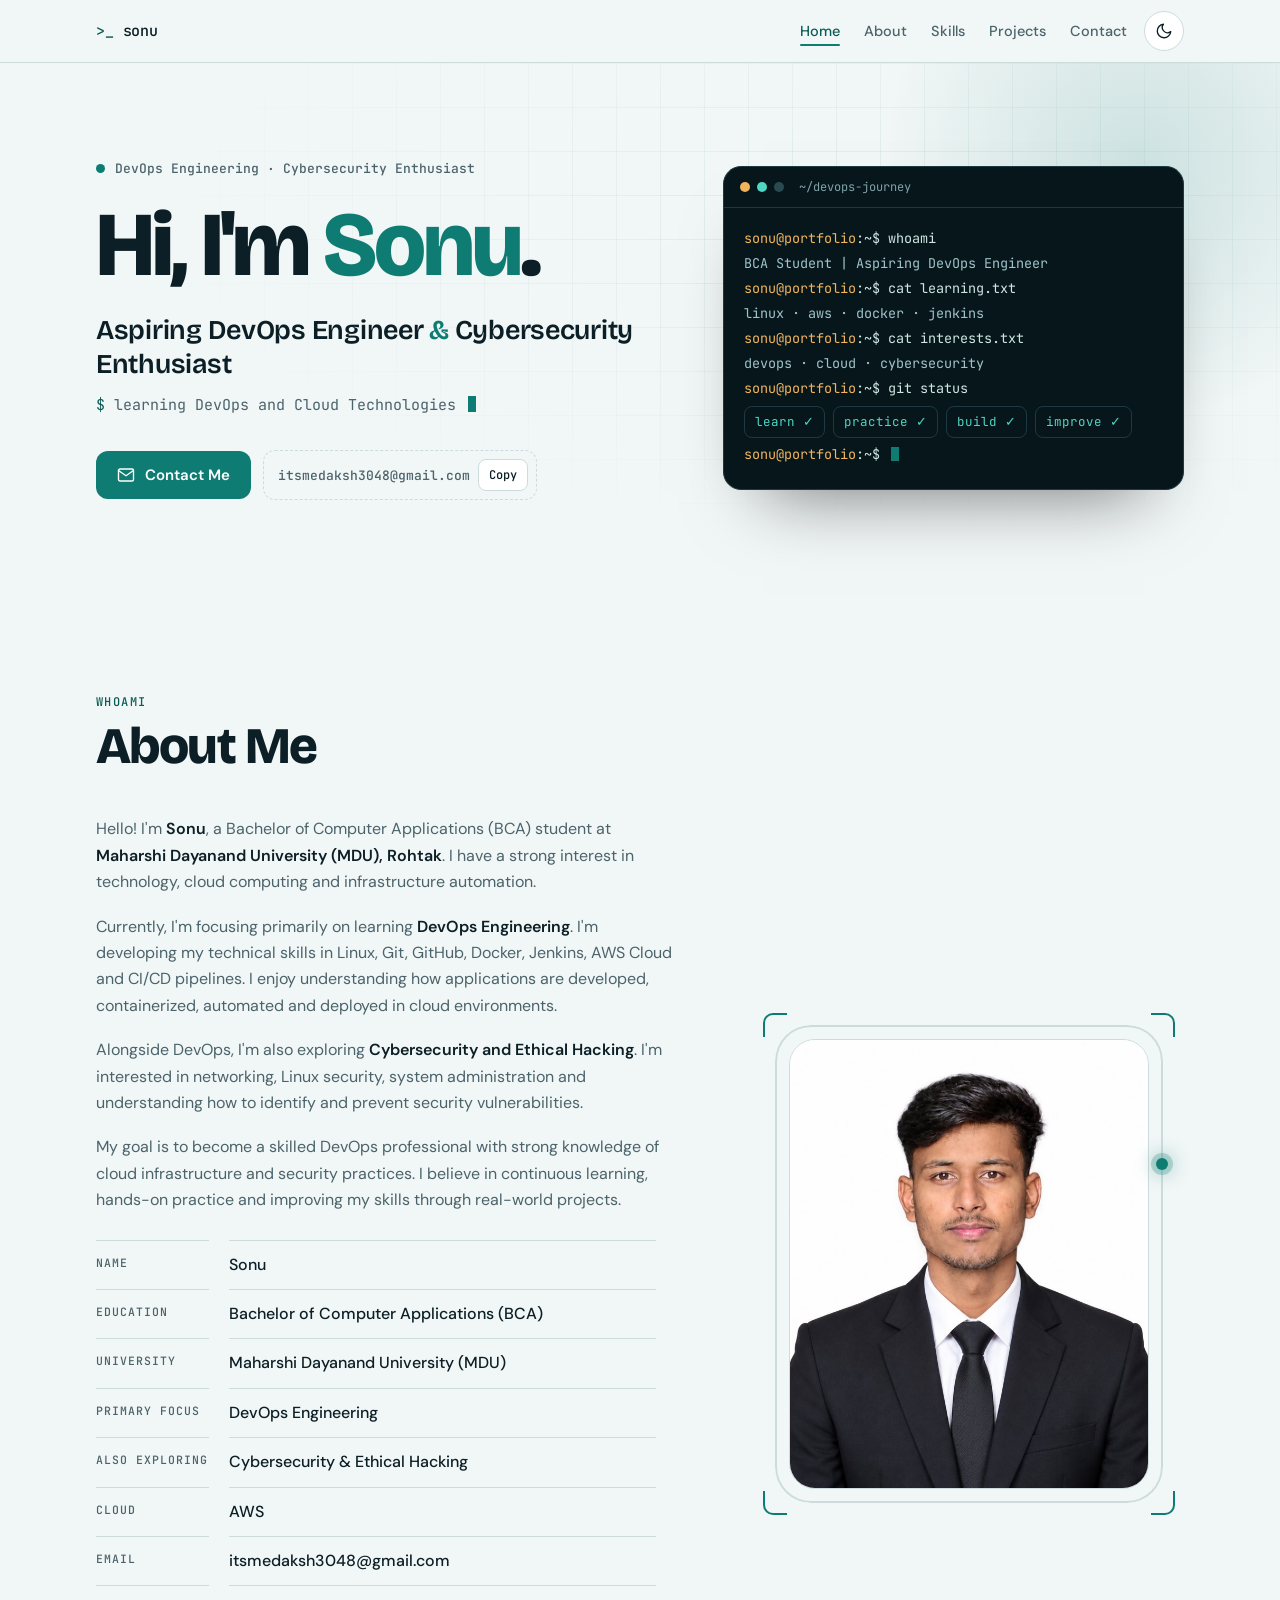
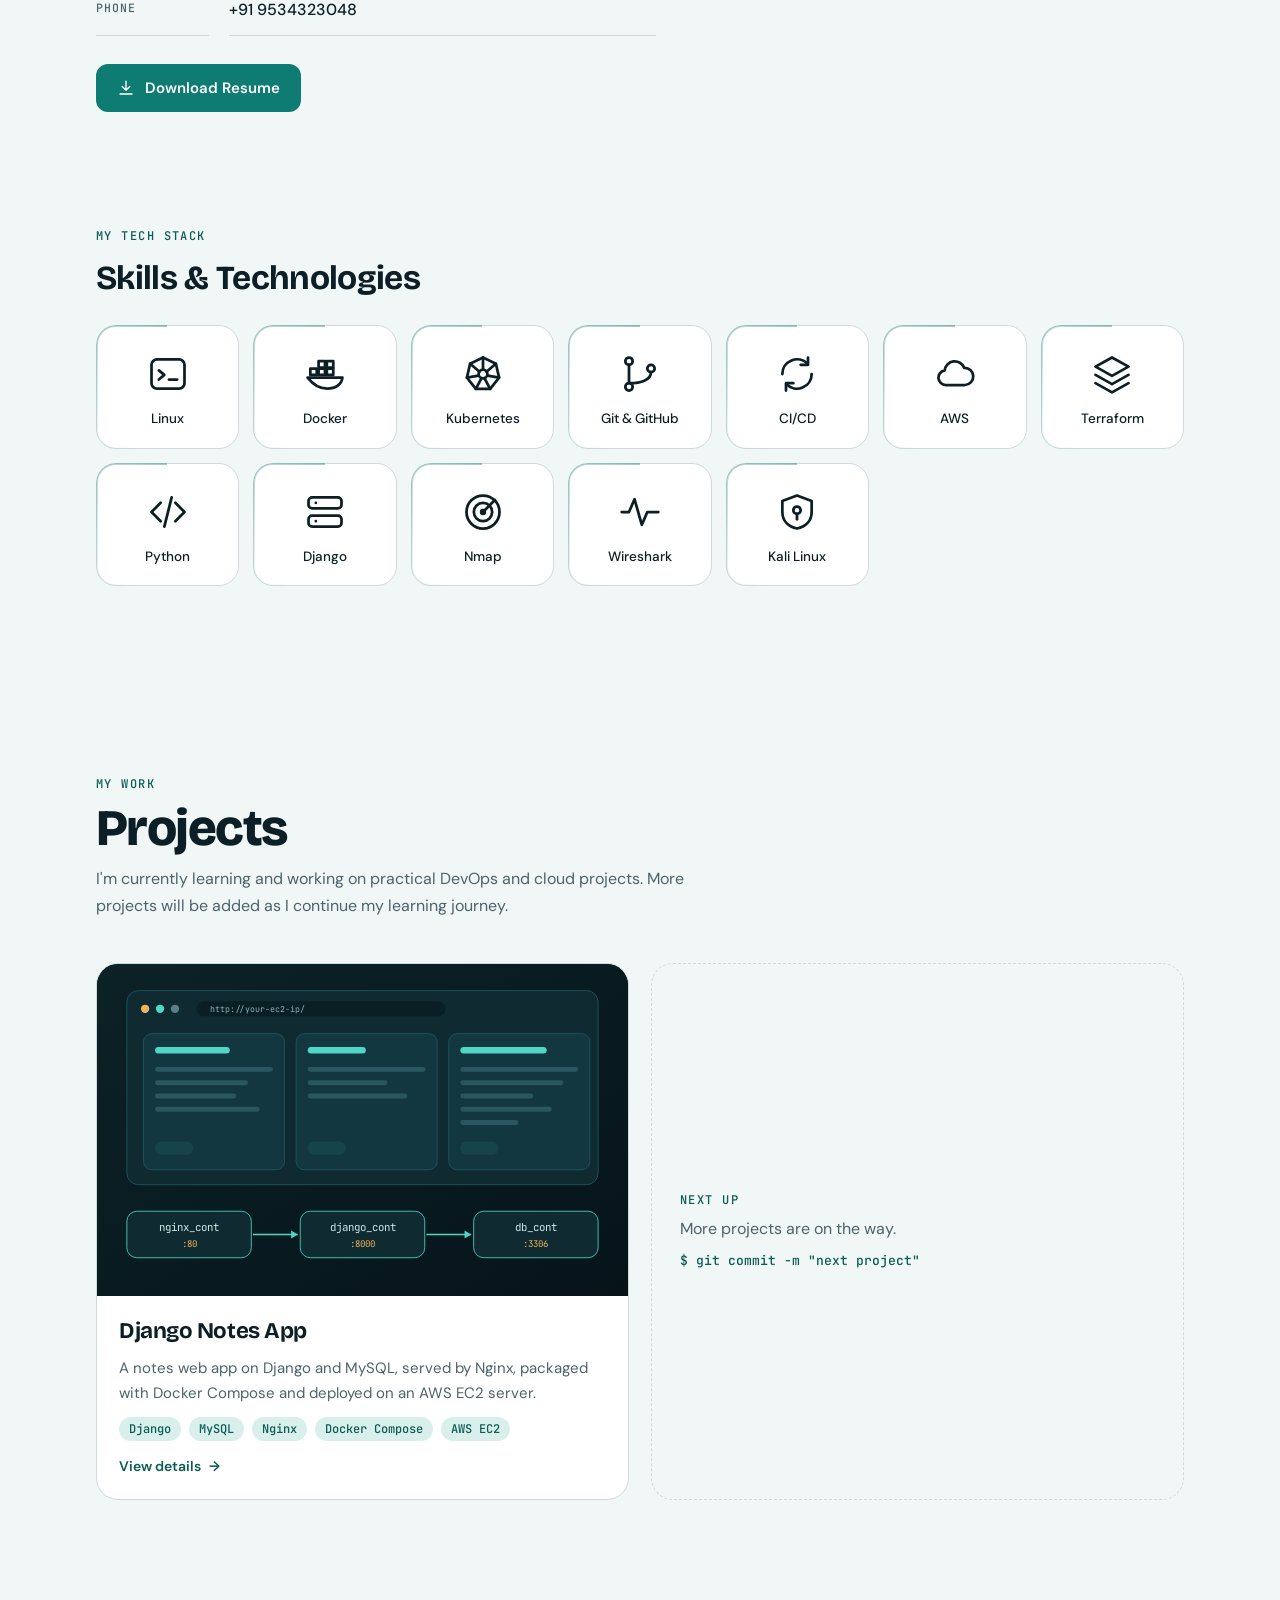
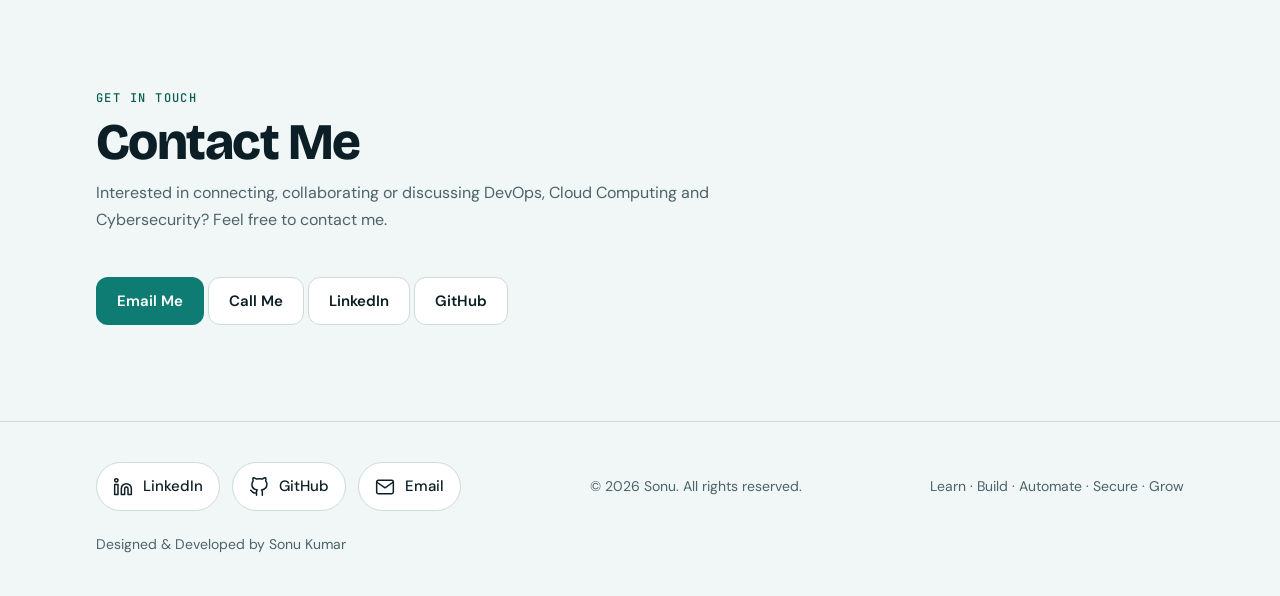
<file: index.html>
<!DOCTYPE html>
<html lang="en">

  <head>
    <meta charset="UTF-8">
    <meta name="viewport" content="width=device-width, initial-scale=1.0">

    <title>Sonu Kumar | DevOps Engineer & Cybersecurity Enthusiast</title>
    <link rel="icon" type="image/x-icon" href="src/images/logo.png" />

    <meta name="description"
      content="Sonu Kumar - BCA student learning DevOps engineering, AWS Cloud, Linux, Docker, Jenkins, CI/CD and exploring Cybersecurity.">
    <meta name="keywords" content="Sonu Kumar, DevOps, AWS, Linux, Docker, Jenkins, Git, GitHub, Cybersecurity, BCA">
    <meta name="author" content="Sonu Kumar">
    <meta name="theme-color" content="#080d18">

    <meta property="og:title" content="Sonu Kumar | DevOps & Cybersecurity">
    <meta property="og:description" content="Exploring DevOps, Cloud Computing, Automation and Cybersecurity.">
    <meta property="og:type" content="website">

    <link rel="preconnect" href="https://fonts.googleapis.com">
    <link rel="stylesheet"
      href="https://fonts.googleapis.com/css2?family=Bricolage+Grotesque:opsz,wght@12..96,600;12..96,700;12..96,800&family=DM+Sans:wght@400;500;600&family=JetBrains+Mono:wght@400;500&display=swap">

    <link rel="stylesheet" href="css/style.css">
  </head>

  <body>

    <!-- NAVIGATION -->
    <header class="site">
      <div class="in bar">

        <a class="brand" href="#home" data-nav>
          <b>&gt;_</b> sonu
        </a>

        <div class="bar-right">
          <nav aria-label="Main menu">
            <ul class="menu">
              <li><a href="#home" data-nav="home">Home</a></li>
              <li><a href="#about" data-nav="about">About</a></li>
              <li><a href="#skills" data-nav="skills">Skills</a></li>
              <li><a href="#projects" data-nav="projects">Projects</a></li>
              <li><a href="#contact" data-nav="contact">Contact</a></li>
            </ul>
          </nav>

          <button class="theme" id="themeBtn" type="button" aria-label="Switch colour theme"></button>
        </div>
      </div>
    </header>


    <main id="main">

      <!-- HOME SECTION -->
      <section id="home" class="hero">

        <div class="in hero-grid">

          <div class="hero-copy">

            <p class="status">
              <span class="dot"></span>
              DevOps Engineering &middot; Cybersecurity Enthusiast
            </p>

            <h1>
              Hi, I'm <span class="name" data-name>Sonu Kumar</span>.
            </h1>

            <p class="role">
              Aspiring DevOps Engineer
              <span class="amp">&amp;</span>
              Cybersecurity Enthusiast
            </p>

            <p class="typed-line">
              <span class="pr">$</span>
              <span id="typed">learning DevOps and Cloud Technologies</span>
              <span class="caret"></span>
            </p>

            <div class="cta">

              <a class="btn primary" id="mailBtn" href="mailto:itsmedaksh3048@gmail.com">

                <svg viewBox="0 0 24 24" fill="none" stroke="currentColor" stroke-width="1.8" stroke-linecap="round"
                  stroke-linejoin="round" aria-hidden="true">
                  <path d="M4 4h16a2 2 0 0 1 2 2v12a2 2 0 0 1-2 2H4a2 2 0 0 1-2-2V6a2 2 0 0 1 2-2z" />
                  <polyline points="22,6 12,13 2,6" />
                </svg>

                Contact Me
              </a>

              <div class="mail-chip">
                <span id="mailText" data-email>itsmedaksh3048@gmail.com</span>
                <button class="mini" id="copyMail" type="button">Copy</button>
              </div>

            </div>
          </div>


          <!-- TERMINAL -->
          <div class="term" aria-label="DevOps learning terminal">

            <div class="term-bar">
              <i></i><i></i><i></i>
              <span>~/devops-journey</span>
            </div>

            <div class="term-body">

              <div class="ln">
                <span class="u">sonu@portfolio</span>:~$ whoami
              </div>

              <div class="ln out">
                BCA Student | Aspiring DevOps Engineer
              </div>

              <div class="ln">
                <span class="u">sonu@portfolio</span>:~$ cat learning.txt
              </div>

              <div class="ln out">
                linux &middot; aws &middot; docker &middot; jenkins
              </div>

              <div class="ln">
                <span class="u">sonu@portfolio</span>:~$ cat interests.txt
              </div>

              <div class="ln out">
                devops &middot; cloud &middot; cybersecurity
              </div>

              <div class="ln">
                <span class="u">sonu@portfolio</span>:~$ git status
              </div>

              <div class="pipe">
                <span>learn &#10003;</span>
                <span>practice &#10003;</span>
                <span>build &#10003;</span>
                <span>improve &#10003;</span>
              </div>

              <div class="ln">
                <span class="u">sonu@portfolio</span>:~$
                <span class="caret"></span>
              </div>

            </div>
          </div>

        </div>
      </section>


      <!-- ABOUT SECTION -->
      <section id="about" class="sec">

        <div class="in">

          <div class="sec-head">
            <span class="eyebrow">whoami</span>
            <h2>About Me</h2>
          </div>

          <div class="about-grid">

            <div class="about-copy">

              <p>
                Hello! I'm <strong data-name>Sonu Kumar</strong>,
                a Bachelor of Computer Applications (BCA) student at
                <strong>Maharshi Dayanand University (MDU), Rohtak</strong>.
                I have a strong interest in technology, cloud computing
                and infrastructure automation.
              </p>

              <p>
                Currently, I'm focusing primarily on learning
                <strong>DevOps Engineering</strong>. I'm developing
                my technical skills in Linux, Git, GitHub, Docker,
                Jenkins, AWS Cloud and CI/CD pipelines.
                I enjoy understanding how applications are developed,
                containerized, automated and deployed in cloud environments.
              </p>

              <p>
                Alongside DevOps, I'm also exploring
                <strong>Cybersecurity and Ethical Hacking</strong>.
                I'm interested in networking, Linux security,
                system administration and understanding how to
                identify and prevent security vulnerabilities.
              </p>

              <p>
                My goal is to become a skilled DevOps professional
                with strong knowledge of cloud infrastructure and
                security practices. I believe in continuous learning,
                hands-on practice and improving my skills through
                real-world projects.
              </p>


              <!-- PERSONAL DETAILS -->
              <dl class="details">

                <dt>Name</dt>
                <dd data-name>Sonu Kumar</dd>

                <dt>Education</dt>
                <dd>Bachelor of Computer Applications (BCA)</dd>

                <dt>University</dt>
                <dd>Maharshi Dayanand University (MDU)</dd>

                <dt>Primary Focus</dt>
                <dd>DevOps Engineering</dd>

                <dt>Also Exploring</dt>
                <dd>Cybersecurity & Ethical Hacking</dd>

                <dt>Cloud</dt>
                <dd>AWS</dd>

                <dt>Email</dt>
                <dd data-email>itsmedaksh3048@gmail.com</dd>

                <dt>Phone</dt>
                <dd>+91 9534323048</dd>

              </dl>


              <div class="about-actions">

                <a class="btn primary" id="resumeBtn" href="assets/resume/Daksh_Prajapati_Resume.pdf" download>

                  <svg viewBox="0 0 24 24" fill="none" stroke="currentColor" stroke-width="1.8" stroke-linecap="round"
                    stroke-linejoin="round" aria-hidden="true">
                    <path d="M12 3v12M7 10l5 5 5-5M4 20h16" />
                  </svg>

                  Download Resume
                </a>

              </div>

            </div>


            <!-- PROFILE PHOTO -->
            <div class="photo-col">

              <div class="photo-wrap" id="photoWrap">

                <div class="ring"></div>

                <span class="corner tl"></span>
                <span class="corner tr"></span>
                <span class="corner bl"></span>
                <span class="corner br"></span>

                <label class="photo" id="photoBox" for="photoInput" tabindex="0">

                  <img id="photoImg" alt="Portrait of Sonu Kumar" hidden>

                  <div class="ph" id="photoPh">

                    <svg viewBox="0 0 24 24" fill="none" stroke="currentColor" stroke-width="1.2" stroke-linecap="round"
                      stroke-linejoin="round" aria-hidden="true">
                      <circle cx="12" cy="8.5" r="4" />
                      <path d="M4 21c0-4.4 3.6-7 8-7s8 2.6 8 7" />
                    </svg>

                    <span id="phText">Click to add your photo</span>

                  </div>
                </label>

                <input class="sr" id="photoInput" type="file" accept="image/*">

                <span class="orbit" id="orbit"></span>

              </div>
            </div>

          </div>


          <!-- SKILLS SECTION -->
          <div class="skills" id="skills">

            <span class="eyebrow">my tech stack</span>

            <h3>Skills &amp; Technologies</h3>

            <div class="skill-grid" id="skillGrid"></div>

          </div>

        </div>
      </section>


      <!-- PROJECTS SECTION -->
      <section id="projects" class="sec">

        <div class="in">

          <div class="sec-head">

            <span class="eyebrow">my work</span>

            <h2>Projects</h2>

            <p>
              I'm currently learning and working on practical
              DevOps and cloud projects. More projects will be
              added as I continue my learning journey.
            </p>

          </div>

          <div class="proj-grid" id="projGrid"></div>

        </div>
      </section>


      <!-- CONTACT SECTION -->
      <section id="contact" class="sec">

        <div class="in">

          <div class="sec-head">

            <span class="eyebrow">get in touch</span>

            <h2>Contact Me</h2>

            <p>
              Interested in connecting, collaborating or discussing
              DevOps, Cloud Computing and Cybersecurity?
              Feel free to contact me.
            </p>

          </div>

          <div class="contact-grid">

            <a class="btn primary" href="mailto:itsmedaksh3048@gmail.com">
              Email Me
            </a>

            <a class="btn" href="tel:+919534323048">
              Call Me
            </a>

            <a class="btn" href="https://www.linkedin.com/in/sonu-kumar-01221b37b/" target="_blank" rel="noopener">
              LinkedIn
            </a>

            <a class="btn" href="https://github.com/itsmedaksh3048-blip" target="_blank" rel="noopener">
              GitHub
            </a>

          </div>

        </div>
      </section>

    </main>


    <!-- PROJECT DETAIL VIEW -->
    <main id="detail" hidden></main>


    <!-- FOOTER -->
    <footer class="foot-wrap">

      <div class="in foot">

        <div class="social">

          <a class="soc" id="liLink" href="https://www.linkedin.com/in/sonu-kumar-01221b37b/" target="_blank"
            rel="noopener" aria-label="LinkedIn profile">

            <svg viewBox="0 0 24 24" aria-hidden="true">
              <path d="M16 8a6 6 0 0 1 6 6v7h-4v-7a2 2 0 0 0-2-2 2 2 0 0 0-2 2v7h-4v-7a6 6 0 0 1 6-6z" />
              <rect x="2" y="9" width="4" height="12" />
              <circle cx="4" cy="4" r="2" />
            </svg>

            LinkedIn
          </a>


          <a class="soc" id="ghLink" href="https://github.com/itsmedaksh3048-blip" target="_blank" rel="noopener"
            aria-label="GitHub profile">

            <svg viewBox="0 0 24 24" aria-hidden="true">
              <path
                d="M9 19c-5 1.5-5-2.5-7-3m14 6v-3.87a3.37 3.37 0 0 0-.94-2.61c3.14-.35 6.44-1.54 6.44-7A5.44 5.44 0 0 0 20 4.77 5.07 5.07 0 0 0 19.91 1S18.73.65 16 2.48a13.38 13.38 0 0 0-7 0C6.27.65 5.09 1 5.09 1A5.07 5.07 0 0 0 5 4.77a5.44 5.44 0 0 0-1.5 3.78c0 5.42 3.3 6.61 6.44 7A3.37 3.37 0 0 0 9 18.13V22" />
            </svg>

            GitHub
          </a>


          <a class="soc" id="mailLink" href="mailto:itsmedaksh3048@gmail.com" aria-label="Send an email">

            <svg viewBox="0 0 24 24" aria-hidden="true">
              <path d="M4 4h16a2 2 0 0 1 2 2v12a2 2 0 0 1-2 2H4a2 2 0 0 1-2-2V6a2 2 0 0 1 2-2z" />
              <polyline points="22,6 12,13 2,6" />
            </svg>

            Email
          </a>

        </div>


        <p class="copy">
          &copy; <span id="yr">2026</span>
          <span data-name>Sonu Kumar</span>.
          All rights reserved.
        </p>

        <p class="copy">
          Learn &middot; Build &middot; Automate &middot; Secure &middot; Grow
        </p>

        <p class="copy">
          Designed &amp; Developed by Sonu Kumar
        </p>

      </div>

    </footer>


    <div class="toast" id="toast" role="status" aria-live="polite"></div>


    <!-- JAVASCRIPT -->
    <script src="js/data.js"></script>
    <script src="js/main.js"></script>

  </body>

</html>
</file>
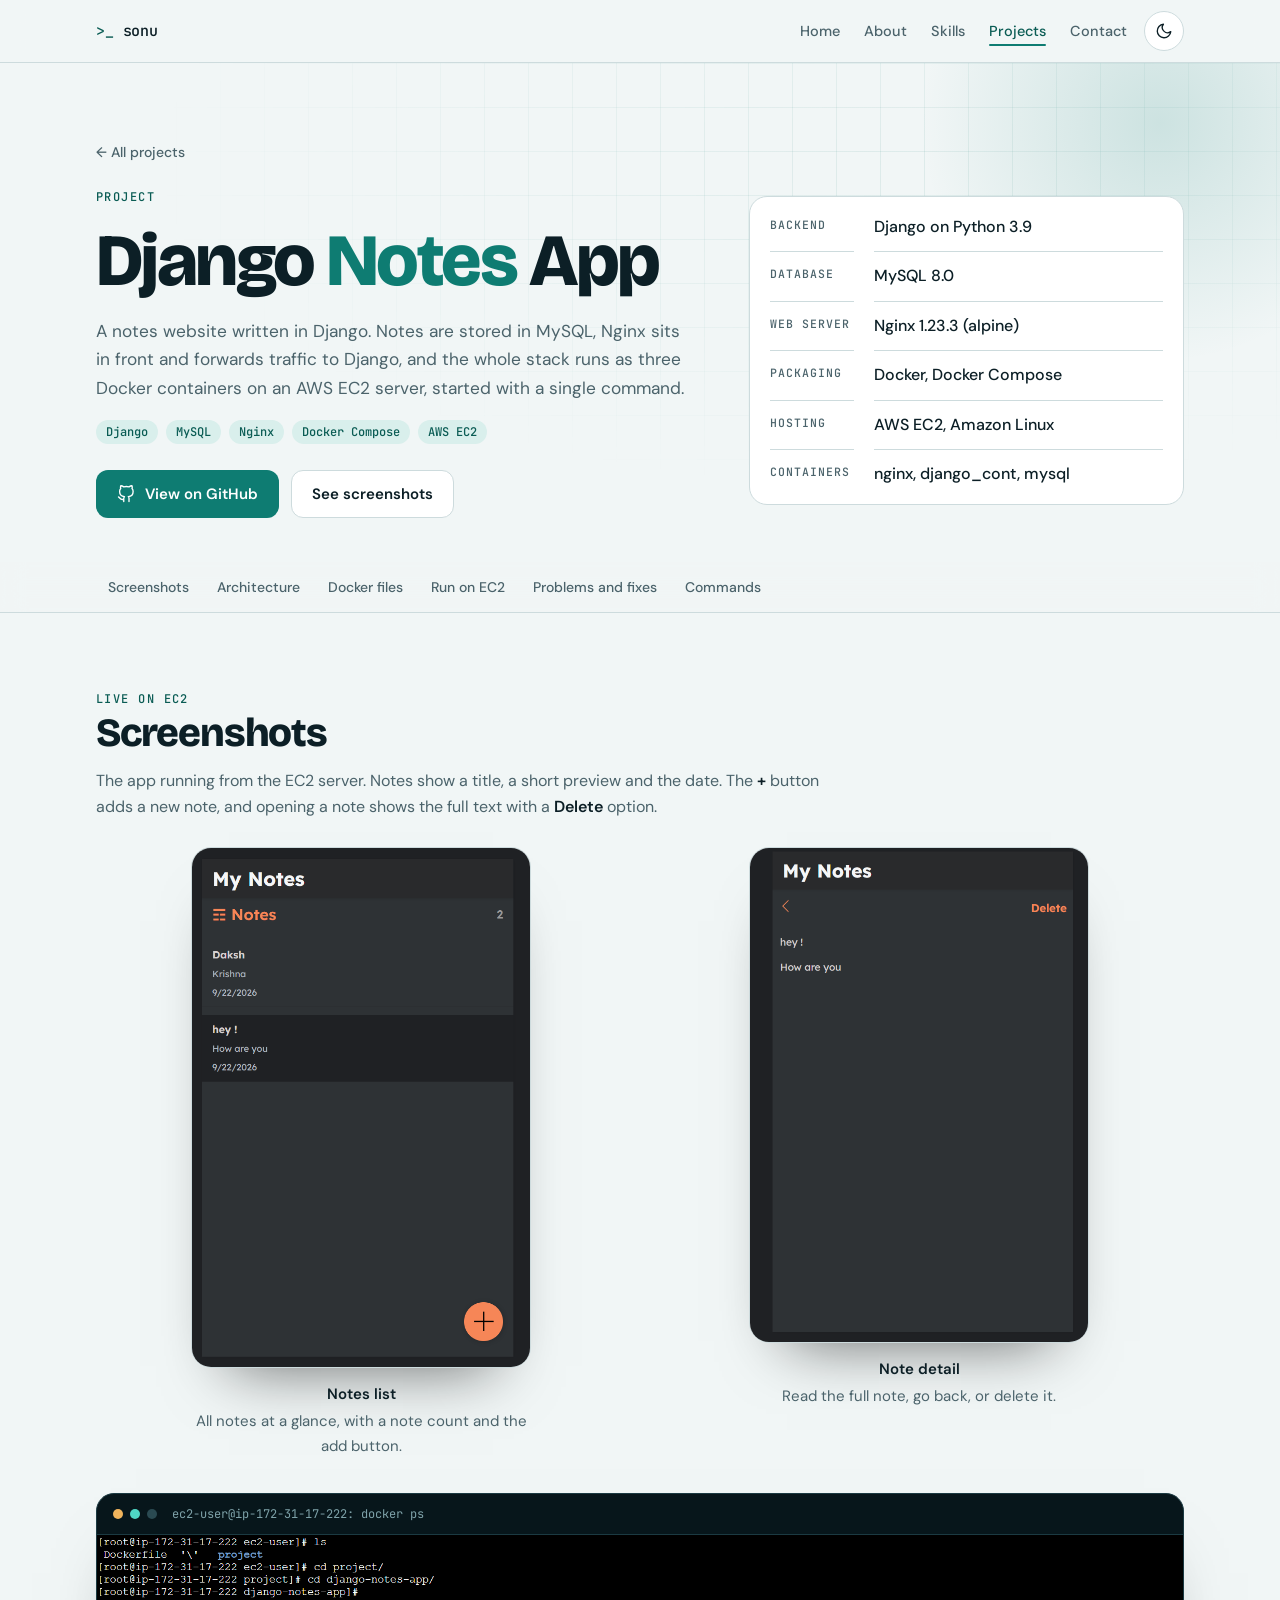
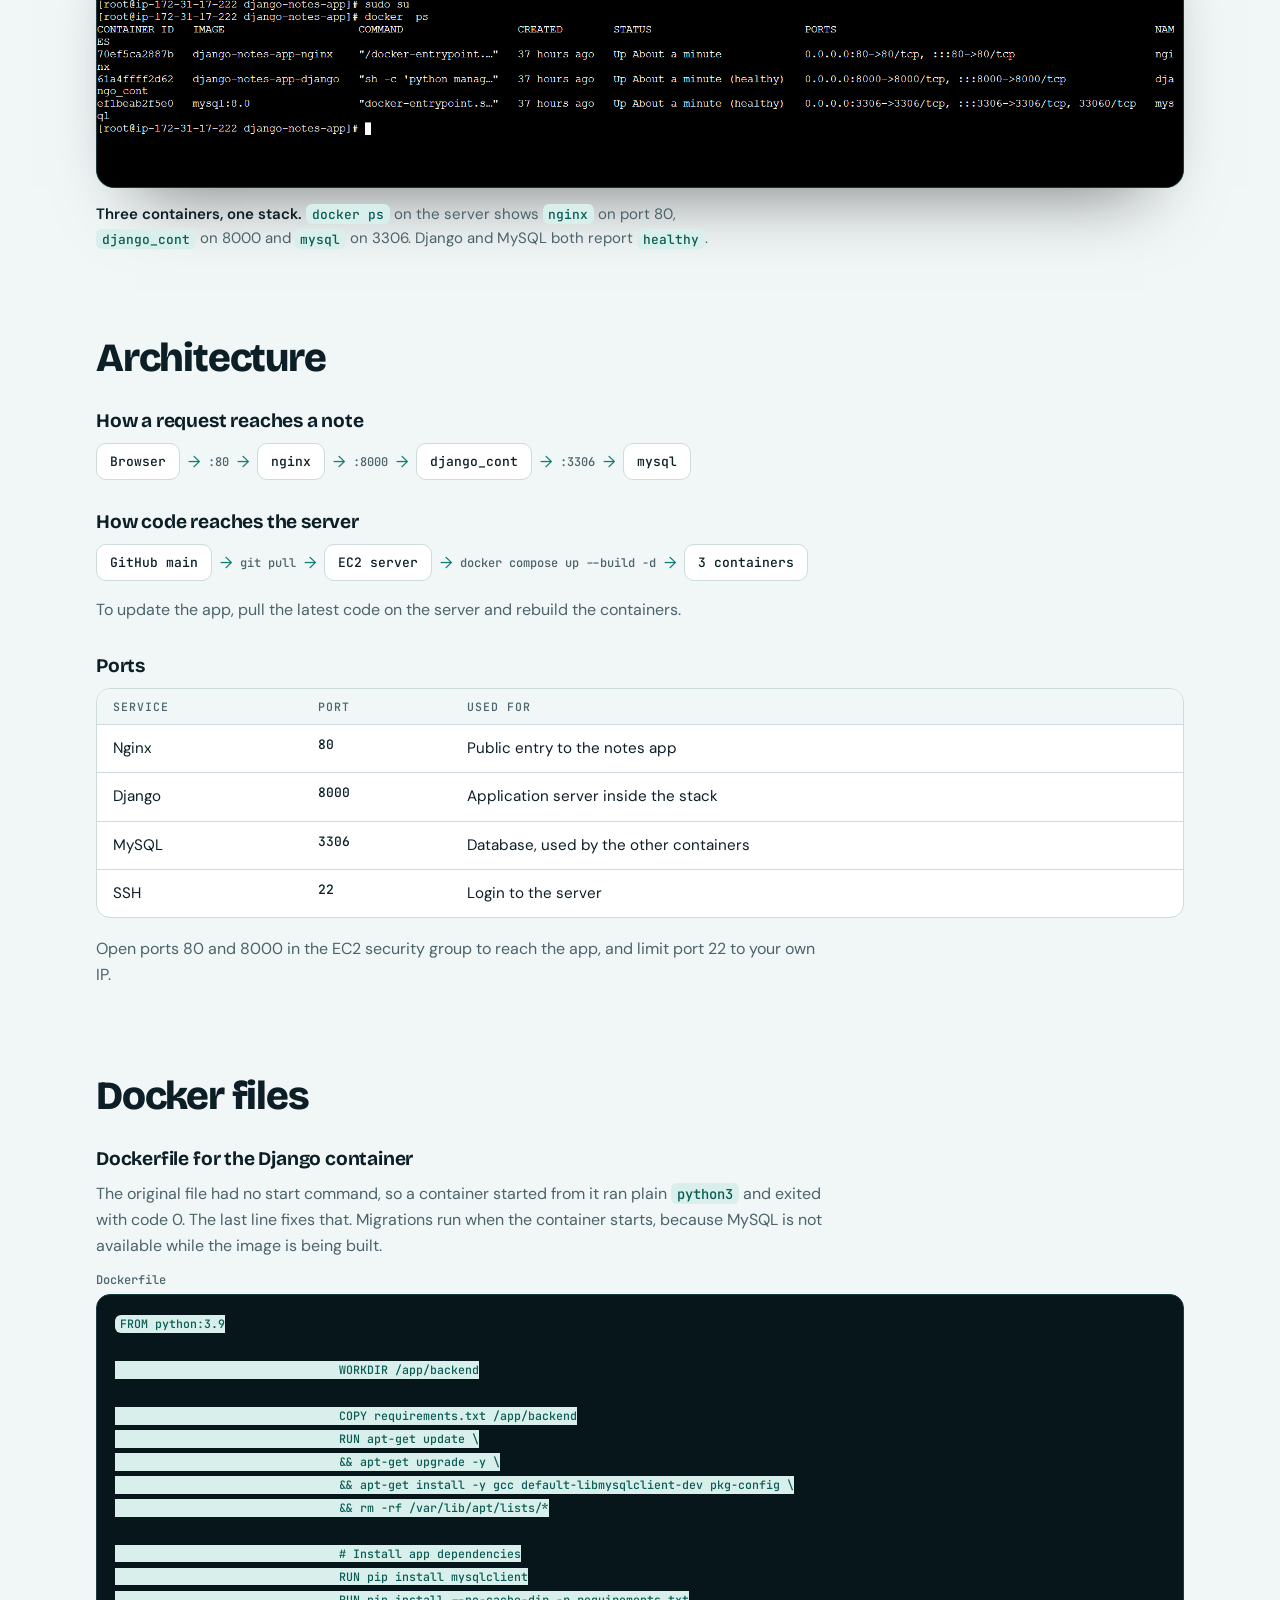
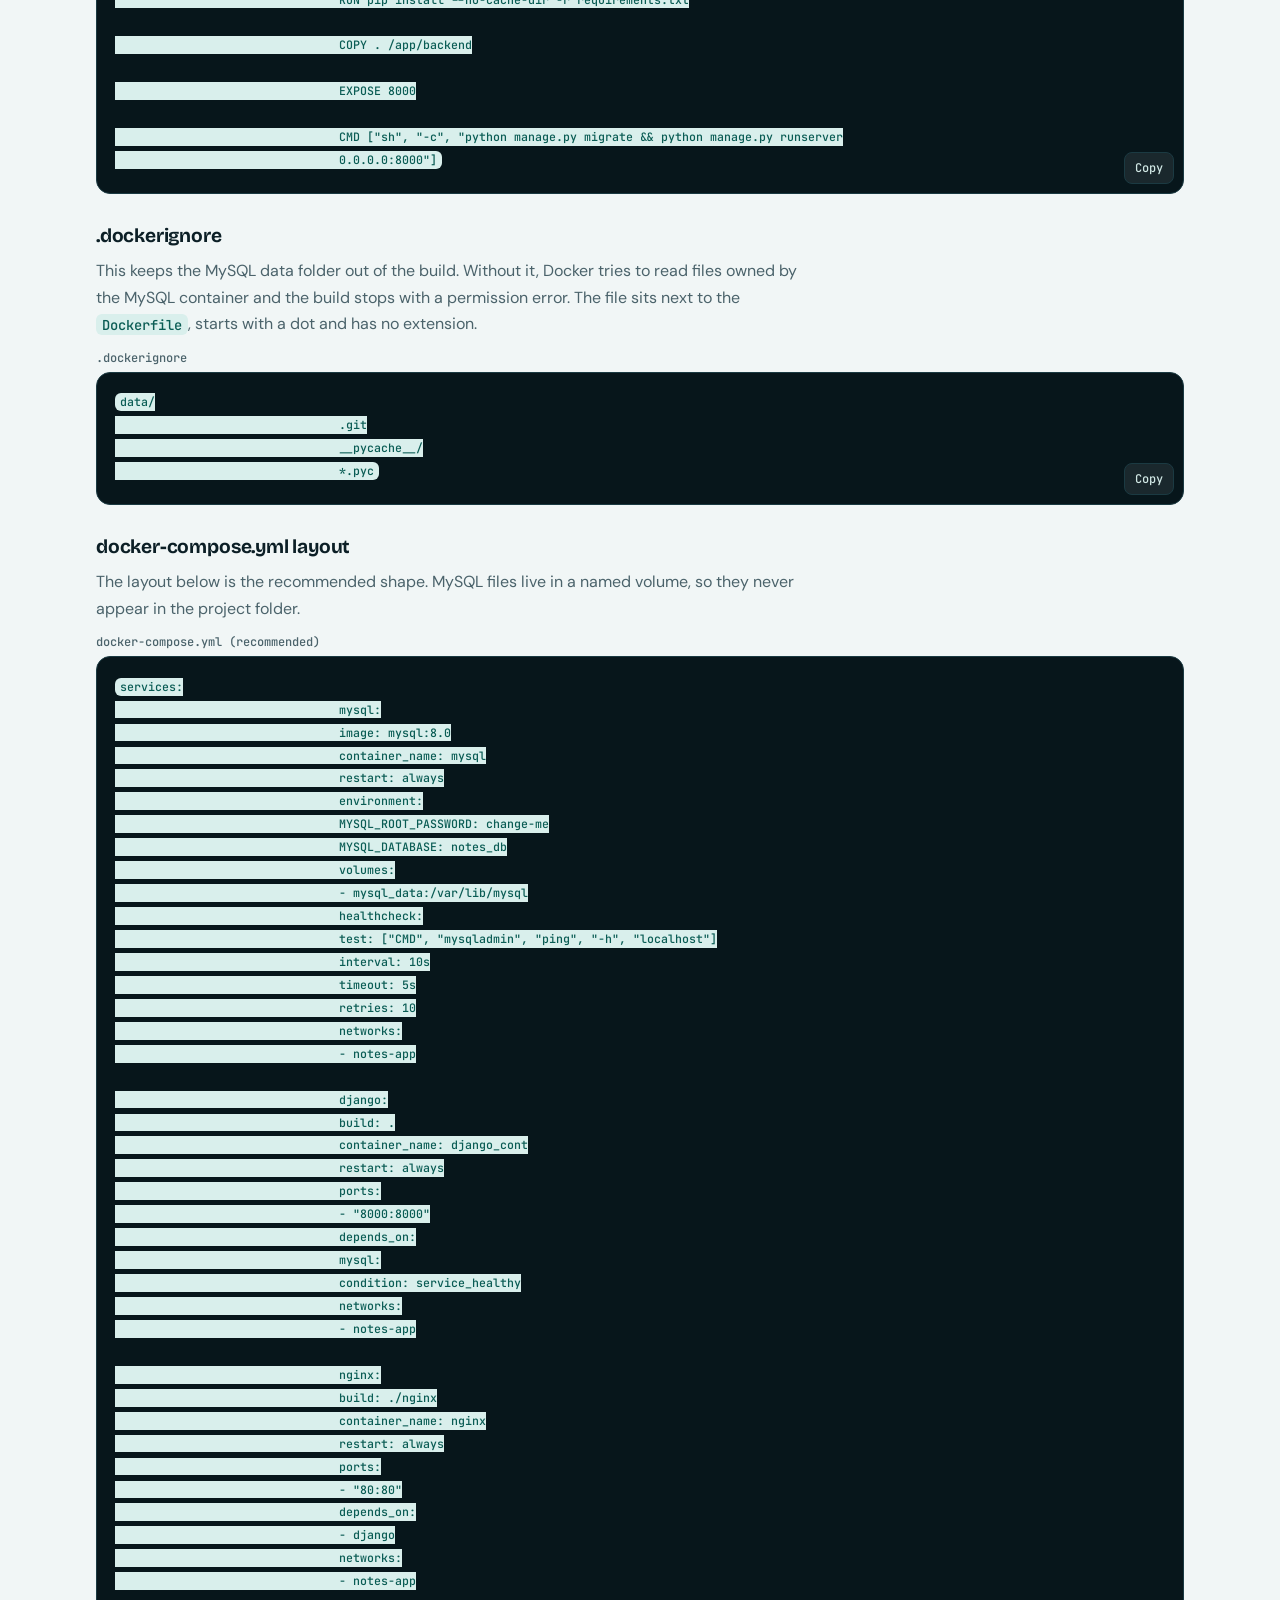
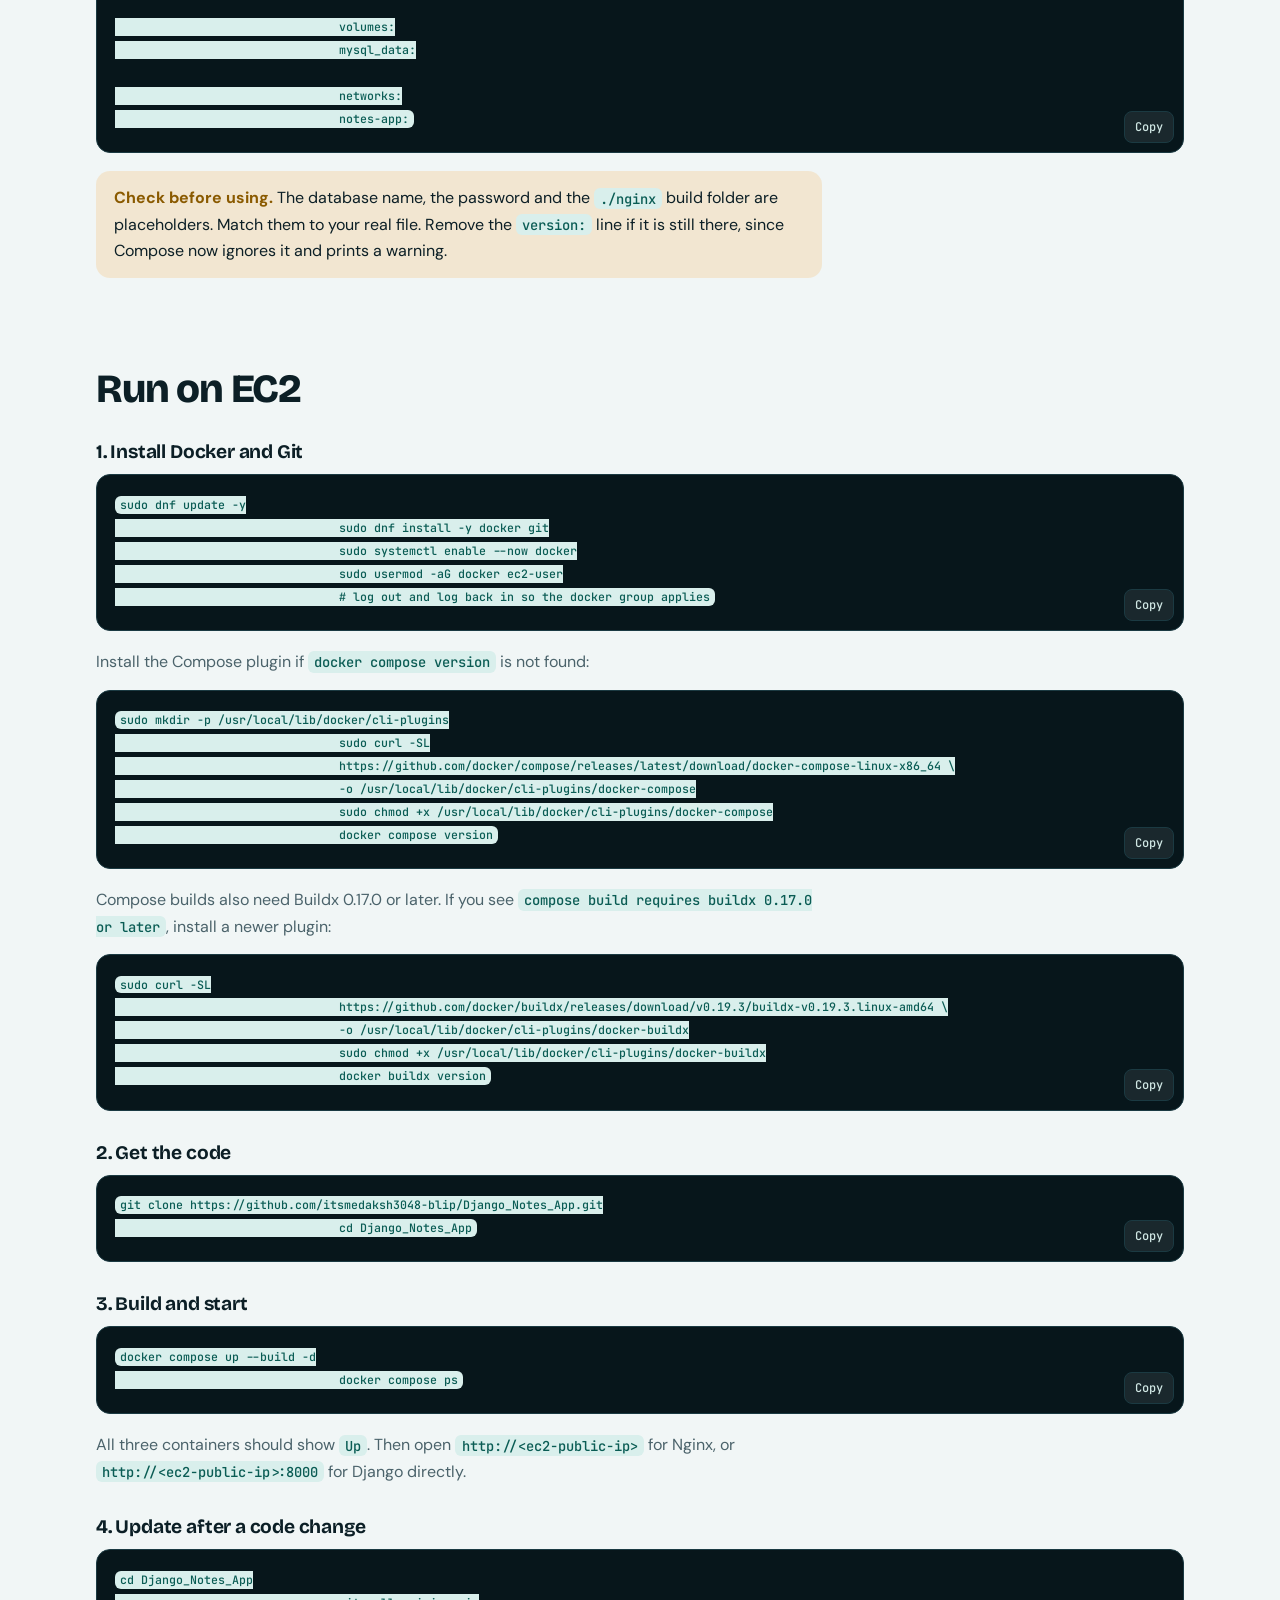
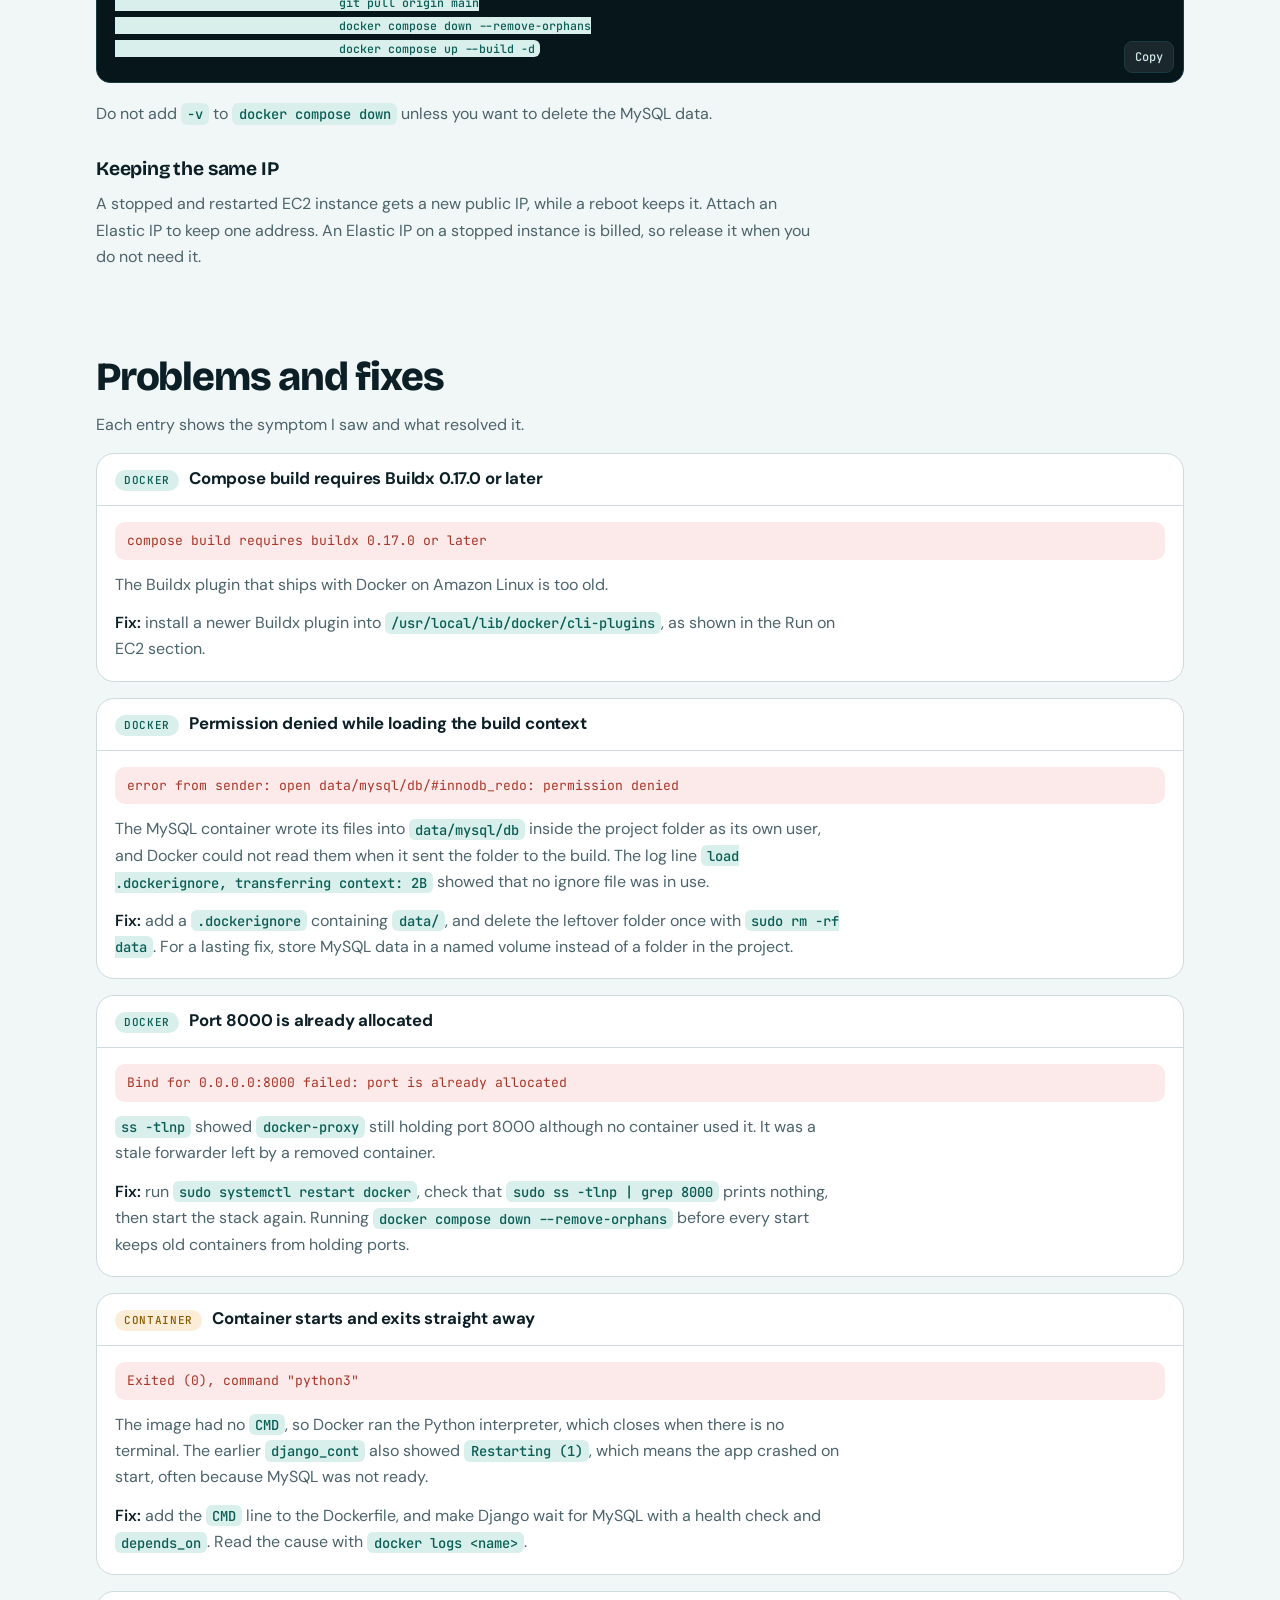
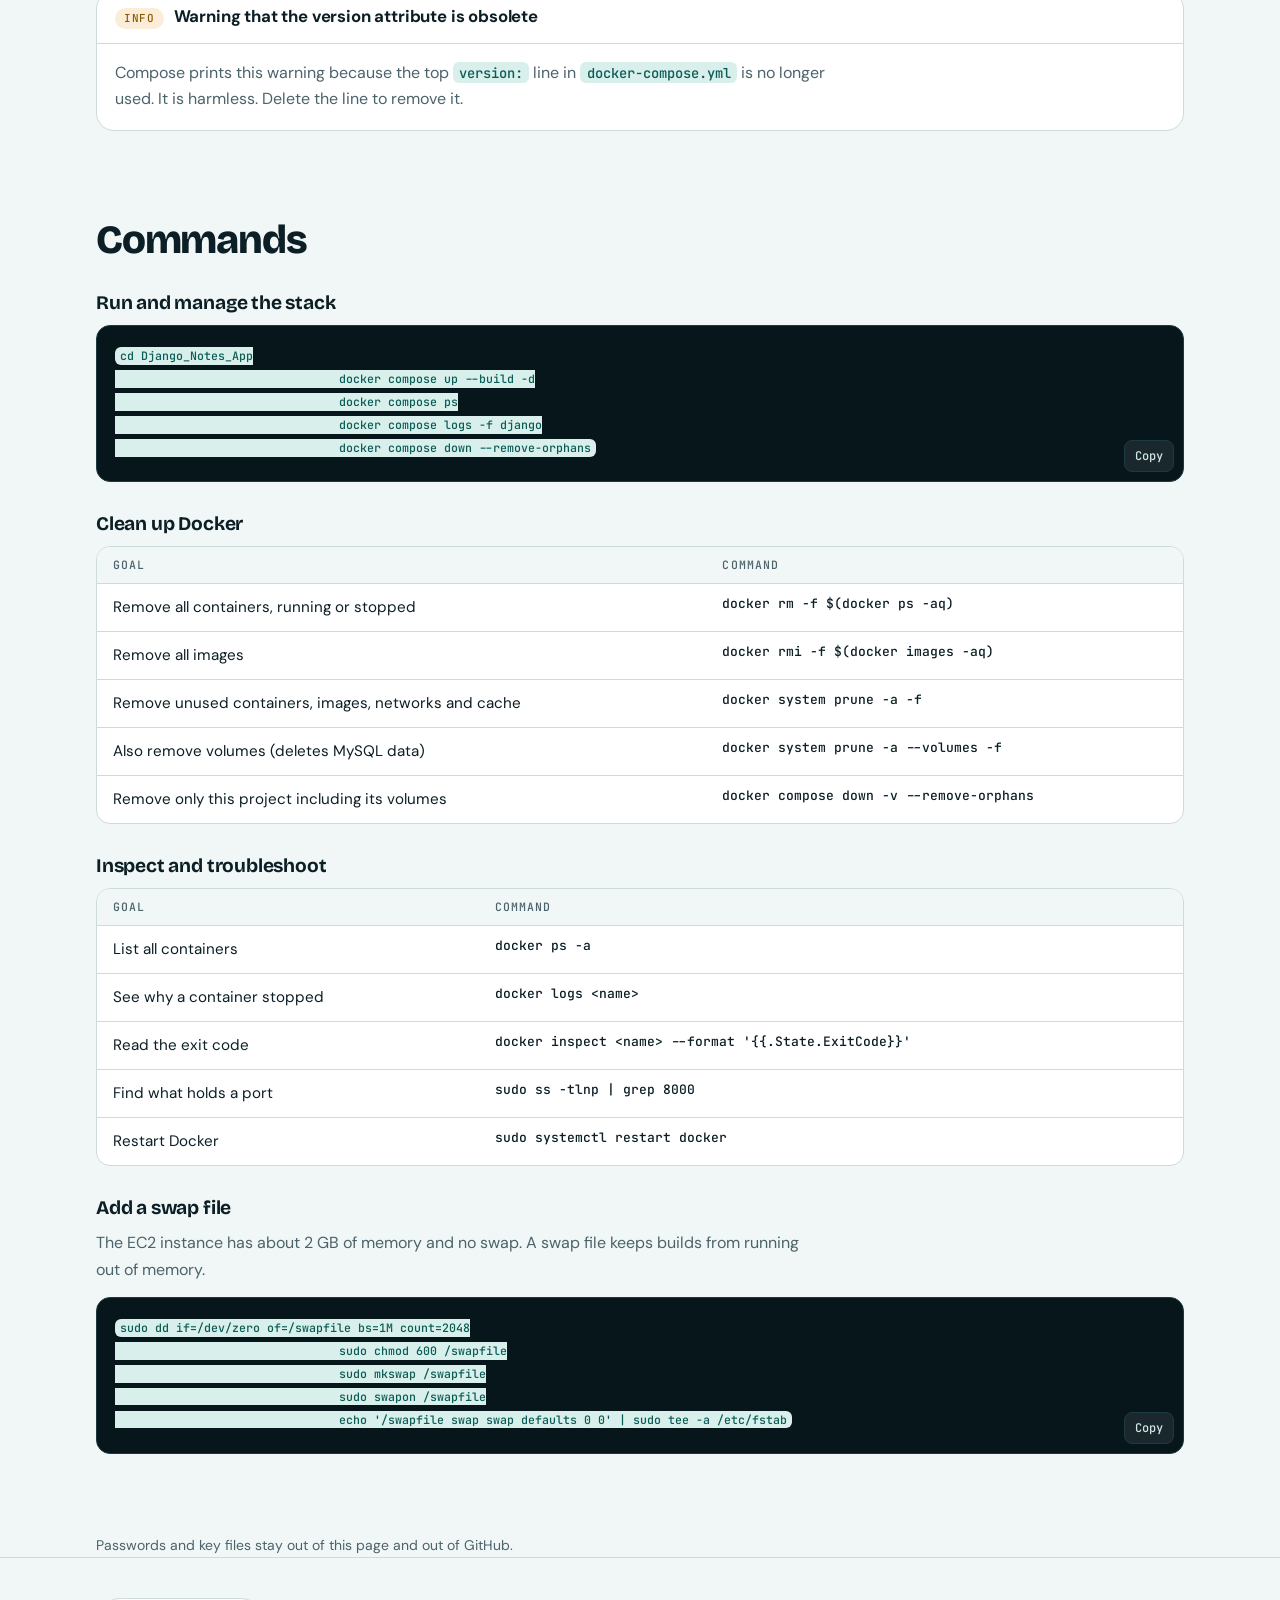
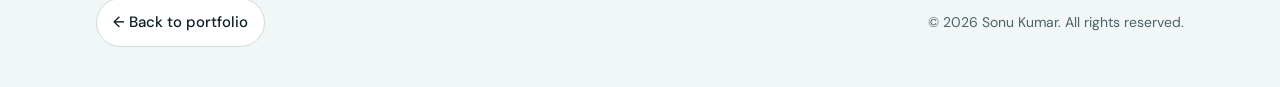
<file: projects/django-notes-app.html>
<!DOCTYPE html>
<html lang="en">

    <head>
        <meta charset="UTF-8">
        <meta name="viewport" content="width=device-width, initial-scale=1.0, viewport-fit=cover">
        <title>Django Notes App | Sonu Kumar</title>
        <meta name="description"
            content="A notes web app built with Django and MySQL, served by Nginx, packaged with Docker Compose and deployed on AWS EC2.">
        <meta name="theme-color" content="#080d18">

        <link rel="preconnect" href="https://fonts.googleapis.com">
        <link rel="preconnect" href="https://fonts.gstatic.com" crossorigin>
        <link rel="stylesheet"
            href="https://fonts.googleapis.com/css2?family=Bricolage+Grotesque:opsz,wght@12..96,600;12..96,700;12..96,800&family=DM+Sans:wght@400;500;600&family=JetBrains+Mono:wght@400;500&display=swap">

        <link rel="stylesheet" href="../css/style.css">
        <link rel="stylesheet" href="../css/project.css">
    </head>

    <body>

        <!-- NAVIGATION (same bar as the portfolio) -->
        <header class="site">
            <div class="in bar">
                <a class="brand" href="../index.html#home"><b>&gt;_</b> sonu</a>
                <div class="bar-right">
                    <nav aria-label="Main menu">
                        <ul class="menu">
                            <li><a href="../index.html#home">Home</a></li>
                            <li><a href="../index.html#about">About</a></li>
                            <li><a href="../index.html#skills">Skills</a></li>
                            <li><a href="../index.html#projects" aria-current="true">Projects</a></li>
                            <li><a href="../index.html#contact">Contact</a></li>
                        </ul>
                    </nav>
                    <button class="theme" id="themeBtn" type="button" aria-label="Switch colour theme"></button>
                </div>
            </div>
        </header>

        <main>

            <!-- HERO -->
            <section class="p-hero">
                <div class="in">
                    <a class="back" href="../index.html#projects">&larr; All projects</a>

                    <div class="p-grid">
                        <div>
                            <span class="eyebrow">Project</span>
                            <h1 class="p-title">Django <span>Notes</span> App</h1>
                            <p class="p-lead">
                                A notes website written in Django. Notes are stored in MySQL, Nginx sits in front and
                                forwards
                                traffic to Django, and the whole stack runs as three Docker containers on an AWS EC2
                                server,
                                started with a single command.
                            </p>
                            <div class="tags">
                                <span class="tag">Django</span>
                                <span class="tag">MySQL</span>
                                <span class="tag">Nginx</span>
                                <span class="tag">Docker Compose</span>
                                <span class="tag">AWS EC2</span>
                            </div>
                            <div class="p-actions">
                                <a class="btn primary" href="https://github.com/itsmedaksh3048-blip/Django-Notes-App.git"
                                    target="_blank" rel="noopener">
                                    <svg viewBox="0 0 24 24" fill="none" stroke="currentColor" stroke-width="1.8"
                                        stroke-linecap="round" stroke-linejoin="round" aria-hidden="true">
                                        <path
                                            d="M9 19c-5 1.5-5-2.5-7-3m14 6v-3.87a3.37 3.37 0 0 0-.94-2.61c3.14-.35 6.44-1.54 6.44-7A5.44 5.44 0 0 0 20 4.77 5.07 5.07 0 0 0 19.91 1S18.73.65 16 2.48a13.38 13.38 0 0 0-7 0C6.27.65 5.09 1 5.09 1A5.07 5.07 0 0 0 5 4.77a5.44 5.44 0 0 0-1.5 3.78c0 5.42 3.3 6.61 6.44 7A3.37 3.37 0 0 0 9 18.13V22" />
                                    </svg>
                                    View on GitHub
                                </a>
                                <a class="btn" href="#screens">See screenshots</a>
                            </div>
                        </div>

                        <dl class="details p-facts">
                            <dt>Backend</dt>
                            <dd>Django on Python 3.9</dd>
                            <dt>Database</dt>
                            <dd>MySQL 8.0</dd>
                            <dt>Web server</dt>
                            <dd>Nginx 1.23.3 (alpine)</dd>
                            <dt>Packaging</dt>
                            <dd>Docker, Docker Compose</dd>
                            <dt>Hosting</dt>
                            <dd>AWS EC2, Amazon Linux</dd>
                            <dt>Containers</dt>
                            <dd>nginx, django_cont, mysql</dd>
                        </dl>
                    </div>
                </div>
            </section>

            <nav class="subnav" aria-label="Sections on this page">
                <div class="in">
                    <a href="#screens">Screenshots</a>
                    <a href="#architecture">Architecture</a>
                    <a href="#docker">Docker files</a>
                    <a href="#deploy">Run on EC2</a>
                    <a href="#issues">Problems and fixes</a>
                    <a href="#commands">Commands</a>
                </div>
            </nav>

            <div class="in">

                <!-- SCREENSHOTS -->
                <section class="p-sec" id="screens">
                    <span class="eyebrow">live on EC2</span>
                    <h2>Screenshots</h2>
                    <p>
                        The app running from the EC2 server. Notes show a title, a short preview and the date. The
                        <strong>+</strong> button adds a new note, and opening a note shows the full text with a
                        <strong>Delete</strong> option.
                    </p>

                    <div class="shots">
                        <figure class="shot">
                            <img src="../src/images/django-notes-list.png" width="651" height="1001"
                                alt="My Notes screen listing two notes with their dates and an orange plus button to add a note"
                                loading="lazy">
                            <figcaption><b>Notes list</b>All notes at a glance, with a note count and the add button.
                            </figcaption>
                        </figure>

                        <figure class="shot">
                            <img src="../src/images/django-note-detail.png" width="675" height="987"
                                alt="A single note opened with a back arrow and a Delete button" loading="lazy">
                            <figcaption><b>Note detail</b>Read the full note, go back, or delete it.</figcaption>
                        </figure>
                    </div>

                    <div class="term termshot">
                        <div class="term-bar">
                            <i></i><i></i><i></i>
                            <span>ec2-user@ip-172-31-17-222: docker ps</span>
                        </div>
                        <div class="term-body">
                            <img src="../src/images/django-containers.png" width="1917" height="445"
                                alt="Terminal on the EC2 server showing the nginx, django_cont and mysql containers all running"
                                loading="lazy">
                        </div>
                    </div>
                    <p class="termcap">
                        <strong>Three containers, one stack.</strong> <code>docker ps</code> on the server shows
                        <code>nginx</code> on port 80, <code>django_cont</code> on 8000 and <code>mysql</code> on 3306.
                        Django and MySQL both report <code>healthy</code>.
                    </p>
                </section>

                <!-- ARCHITECTURE -->
                <section class="p-sec" id="architecture">
                    <h2>Architecture</h2>

                    <h3>How a request reaches a note</h3>
                    <div class="flow">
                        <code>Browser</code><i>&rarr;</i><small>:80</small><i>&rarr;</i>
                        <code>nginx</code><i>&rarr;</i><small>:8000</small><i>&rarr;</i>
                        <code>django_cont</code><i>&rarr;</i><small>:3306</small><i>&rarr;</i>
                        <code>mysql</code>
                    </div>

                    <h3>How code reaches the server</h3>
                    <div class="flow">
                        <code>GitHub main</code><i>&rarr;</i><small>git pull</small><i>&rarr;</i>
                        <code>EC2 server</code><i>&rarr;</i><small>docker compose up --build -d</small><i>&rarr;</i>
                        <code>3 containers</code>
                    </div>
                    <p>To update the app, pull the latest code on the server and rebuild the containers.</p>

                    <h3>Ports</h3>
                    <div class="tablewrap">
                        <table>
                            <thead>
                                <tr>
                                    <th>Service</th>
                                    <th>Port</th>
                                    <th>Used for</th>
                                </tr>
                            </thead>
                            <tbody>
                                <tr>
                                    <td>Nginx</td>
                                    <td class="mono">80</td>
                                    <td>Public entry to the notes app</td>
                                </tr>
                                <tr>
                                    <td>Django</td>
                                    <td class="mono">8000</td>
                                    <td>Application server inside the stack</td>
                                </tr>
                                <tr>
                                    <td>MySQL</td>
                                    <td class="mono">3306</td>
                                    <td>Database, used by the other containers</td>
                                </tr>
                                <tr>
                                    <td>SSH</td>
                                    <td class="mono">22</td>
                                    <td>Login to the server</td>
                                </tr>
                            </tbody>
                        </table>
                    </div>
                    <p>Open ports 80 and 8000 in the EC2 security group to reach the app, and limit port 22 to your own
                        IP.</p>
                </section>

                <!-- DOCKER FILES -->
                <section class="p-sec" id="docker">
                    <h2>Docker files</h2>

                    <h3>Dockerfile for the Django container</h3>
                    <p>
                        The original file had no start command, so a container started from it ran plain
                        <code>python3</code>
                        and exited with code 0. The last line fixes that. Migrations run when the container starts,
                        because
                        MySQL is not available while the image is being built.
                    </p>
                    <div class="codeblock"><span class="cap">Dockerfile</span>
                        <pre><code>FROM python:3.9

                                WORKDIR /app/backend

                                COPY requirements.txt /app/backend
                                RUN apt-get update \
                                &amp;&amp; apt-get upgrade -y \
                                &amp;&amp; apt-get install -y gcc default-libmysqlclient-dev pkg-config \
                                &amp;&amp; rm -rf /var/lib/apt/lists/*

                                # Install app dependencies
                                RUN pip install mysqlclient
                                RUN pip install --no-cache-dir -r requirements.txt

                                COPY . /app/backend

                                EXPOSE 8000

                                CMD ["sh", "-c", "python manage.py migrate &amp;&amp; python manage.py runserver
                                0.0.0.0:8000"]</code></pre>
                    </div>

                    <h3>.dockerignore</h3>
                    <p>
                        This keeps the MySQL data folder out of the build. Without it, Docker tries to read files owned
                        by the
                        MySQL container and the build stops with a permission error. The file sits next to the
                        <code>Dockerfile</code>, starts with a dot and has no extension.
                    </p>
                    <div class="codeblock"><span class="cap">.dockerignore</span>
                        <pre><code>data/
                                .git
                                __pycache__/
                                *.pyc</code></pre>
                    </div>

                    <h3>docker-compose.yml layout</h3>
                    <p>
                        The layout below is the recommended shape. MySQL files live in a named volume, so they never
                        appear in
                        the project folder.
                    </p>
                    <div class="codeblock"><span class="cap">docker-compose.yml (recommended)</span>
                        <pre><code>services:
                                mysql:
                                image: mysql:8.0
                                container_name: mysql
                                restart: always
                                environment:
                                MYSQL_ROOT_PASSWORD: change-me
                                MYSQL_DATABASE: notes_db
                                volumes:
                                - mysql_data:/var/lib/mysql
                                healthcheck:
                                test: ["CMD", "mysqladmin", "ping", "-h", "localhost"]
                                interval: 10s
                                timeout: 5s
                                retries: 10
                                networks:
                                - notes-app

                                django:
                                build: .
                                container_name: django_cont
                                restart: always
                                ports:
                                - "8000:8000"
                                depends_on:
                                mysql:
                                condition: service_healthy
                                networks:
                                - notes-app

                                nginx:
                                build: ./nginx
                                container_name: nginx
                                restart: always
                                ports:
                                - "80:80"
                                depends_on:
                                - django
                                networks:
                                - notes-app

                                volumes:
                                mysql_data:

                                networks:
                                notes-app:</code></pre>
                    </div>
                    <div class="note"><strong>Check before using.</strong> The database name, the password and the
                        <code>./nginx</code> build folder are placeholders. Match them to your real file. Remove the
                        <code>version:</code> line if it is still there, since Compose now ignores it and prints a
                        warning.
                    </div>
                </section>

                <!-- DEPLOY -->
                <section class="p-sec" id="deploy">
                    <h2>Run on EC2</h2>

                    <h3>1. Install Docker and Git</h3>
                    <div class="codeblock">
                        <pre><code>sudo dnf update -y
                                sudo dnf install -y docker git
                                sudo systemctl enable --now docker
                                sudo usermod -aG docker ec2-user
                                # log out and log back in so the docker group applies</code></pre>
                    </div>
                    <p>Install the Compose plugin if <code>docker compose version</code> is not found:</p>
                    <div class="codeblock">
                        <pre><code>sudo mkdir -p /usr/local/lib/docker/cli-plugins
                                sudo curl -SL
                                https://github.com/docker/compose/releases/latest/download/docker-compose-linux-x86_64 \
                                -o /usr/local/lib/docker/cli-plugins/docker-compose
                                sudo chmod +x /usr/local/lib/docker/cli-plugins/docker-compose
                                docker compose version</code></pre>
                    </div>
                    <p>Compose builds also need Buildx 0.17.0 or later. If you see
                        <code>compose build requires buildx 0.17.0 or later</code>, install a newer plugin:
                    </p>
                    <div class="codeblock">
                        <pre><code>sudo curl -SL
                                https://github.com/docker/buildx/releases/download/v0.19.3/buildx-v0.19.3.linux-amd64 \
                                -o /usr/local/lib/docker/cli-plugins/docker-buildx
                                sudo chmod +x /usr/local/lib/docker/cli-plugins/docker-buildx
                                docker buildx version</code></pre>
                    </div>

                    <h3>2. Get the code</h3>
                    <div class="codeblock">
                        <pre><code>git clone https://github.com/itsmedaksh3048-blip/Django_Notes_App.git
                                cd Django_Notes_App</code></pre>
                    </div>

                    <h3>3. Build and start</h3>
                    <div class="codeblock">
                        <pre><code>docker compose up --build -d
                                docker compose ps</code></pre>
                    </div>
                    <p>All three containers should show <code>Up</code>. Then open
                        <code>http://&lt;ec2-public-ip&gt;</code> for
                        Nginx, or <code>http://&lt;ec2-public-ip&gt;:8000</code> for Django directly.</p>

                    <h3>4. Update after a code change</h3>
                    <div class="codeblock">
                        <pre><code>cd Django_Notes_App
                                git pull origin main
                                docker compose down --remove-orphans
                                docker compose up --build -d</code></pre>
                    </div>
                    <p>Do not add <code>-v</code> to <code>docker compose down</code> unless you want to delete the
                        MySQL data.</p>

                    <h3>Keeping the same IP</h3>
                    <p>
                        A stopped and restarted EC2 instance gets a new public IP, while a reboot keeps it. Attach an
                        Elastic IP
                        to keep one address. An Elastic IP on a stopped instance is billed, so release it when you do
                        not need it.
                    </p>
                </section>

                <!-- PROBLEMS AND FIXES -->
                <section class="p-sec" id="issues">
                    <h2>Problems and fixes</h2>
                    <p>Each entry shows the symptom I saw and what resolved it.</p>

                    <article class="issue">
                        <div class="issue-head"><span class="pill">Docker</span>
                            <h3>Compose build requires Buildx 0.17.0 or later</h3>
                        </div>
                        <div class="issue-body">
                            <span class="err">compose build requires buildx 0.17.0 or later</span>
                            <p>The Buildx plugin that ships with Docker on Amazon Linux is too old.</p>
                            <p><strong>Fix:</strong> install a newer Buildx plugin into
                                <code>/usr/local/lib/docker/cli-plugins</code>,
                                as shown in the Run on EC2 section.</p>
                        </div>
                    </article>

                    <article class="issue">
                        <div class="issue-head"><span class="pill">Docker</span>
                            <h3>Permission denied while loading the build context</h3>
                        </div>
                        <div class="issue-body">
                            <span class="err">error from sender: open data/mysql/db/#innodb_redo: permission
                                denied</span>
                            <p>The MySQL container wrote its files into <code>data/mysql/db</code> inside the project
                                folder as its
                                own user, and Docker could not read them when it sent the folder to the build. The log
                                line
                                <code>load .dockerignore, transferring context: 2B</code> showed that no ignore file was
                                in use.
                            </p>
                            <p><strong>Fix:</strong> add a <code>.dockerignore</code> containing <code>data/</code>, and
                                delete the
                                leftover folder once with <code>sudo rm -rf data</code>. For a lasting fix, store MySQL
                                data in a named
                                volume instead of a folder in the project.</p>
                        </div>
                    </article>

                    <article class="issue">
                        <div class="issue-head"><span class="pill">Docker</span>
                            <h3>Port 8000 is already allocated</h3>
                        </div>
                        <div class="issue-body">
                            <span class="err">Bind for 0.0.0.0:8000 failed: port is already allocated</span>
                            <p><code>ss -tlnp</code> showed <code>docker-proxy</code> still holding port 8000 although
                                no container
                                used it. It was a stale forwarder left by a removed container.</p>
                            <p><strong>Fix:</strong> run <code>sudo systemctl restart docker</code>, check that
                                <code>sudo ss -tlnp | grep 8000</code> prints nothing, then start the stack again.
                                Running
                                <code>docker compose down --remove-orphans</code> before every start keeps old
                                containers from holding
                                ports.
                            </p>
                        </div>
                    </article>

                    <article class="issue">
                        <div class="issue-head"><span class="pill warn">Container</span>
                            <h3>Container starts and exits straight away</h3>
                        </div>
                        <div class="issue-body">
                            <span class="err">Exited (0), command "python3"</span>
                            <p>The image had no <code>CMD</code>, so Docker ran the Python interpreter, which closes
                                when there is no
                                terminal. The earlier <code>django_cont</code> also showed <code>Restarting (1)</code>,
                                which means the
                                app crashed on start, often because MySQL was not ready.</p>
                            <p><strong>Fix:</strong> add the <code>CMD</code> line to the Dockerfile, and make Django
                                wait for MySQL
                                with a health check and <code>depends_on</code>. Read the cause with
                                <code>docker logs &lt;name&gt;</code>.
                            </p>
                        </div>
                    </article>

                    <article class="issue">
                        <div class="issue-head"><span class="pill warn">Info</span>
                            <h3>Warning that the version attribute is obsolete</h3>
                        </div>
                        <div class="issue-body">
                            <p>Compose prints this warning because the top <code>version:</code> line in
                                <code>docker-compose.yml</code> is no longer used. It is harmless. Delete the line to
                                remove it.
                            </p>
                        </div>
                    </article>
                </section>

                <!-- COMMANDS -->
                <section class="p-sec" id="commands">
                    <h2>Commands</h2>

                    <h3>Run and manage the stack</h3>
                    <div class="codeblock">
                        <pre><code>cd Django_Notes_App
                                docker compose up --build -d
                                docker compose ps
                                docker compose logs -f django
                                docker compose down --remove-orphans</code></pre>
                    </div>

                    <h3>Clean up Docker</h3>
                    <div class="tablewrap">
                        <table>
                            <thead>
                                <tr>
                                    <th>Goal</th>
                                    <th>Command</th>
                                </tr>
                            </thead>
                            <tbody>
                                <tr>
                                    <td>Remove all containers, running or stopped</td>
                                    <td class="mono">docker rm -f $(docker ps -aq)</td>
                                </tr>
                                <tr>
                                    <td>Remove all images</td>
                                    <td class="mono">docker rmi -f $(docker images -aq)</td>
                                </tr>
                                <tr>
                                    <td>Remove unused containers, images, networks and cache</td>
                                    <td class="mono">docker system prune -a -f</td>
                                </tr>
                                <tr>
                                    <td>Also remove volumes (deletes MySQL data)</td>
                                    <td class="mono">docker system prune -a --volumes -f</td>
                                </tr>
                                <tr>
                                    <td>Remove only this project including its volumes</td>
                                    <td class="mono">docker compose down -v --remove-orphans</td>
                                </tr>
                            </tbody>
                        </table>
                    </div>

                    <h3>Inspect and troubleshoot</h3>
                    <div class="tablewrap">
                        <table>
                            <thead>
                                <tr>
                                    <th>Goal</th>
                                    <th>Command</th>
                                </tr>
                            </thead>
                            <tbody>
                                <tr>
                                    <td>List all containers</td>
                                    <td class="mono">docker ps -a</td>
                                </tr>
                                <tr>
                                    <td>See why a container stopped</td>
                                    <td class="mono">docker logs &lt;name&gt;</td>
                                </tr>
                                <tr>
                                    <td>Read the exit code</td>
                                    <td class="mono">docker inspect &lt;name&gt; --format '{{.State.ExitCode}}'</td>
                                </tr>
                                <tr>
                                    <td>Find what holds a port</td>
                                    <td class="mono">sudo ss -tlnp | grep 8000</td>
                                </tr>
                                <tr>
                                    <td>Restart Docker</td>
                                    <td class="mono">sudo systemctl restart docker</td>
                                </tr>
                            </tbody>
                        </table>
                    </div>

                    <h3>Add a swap file</h3>
                    <p>The EC2 instance has about 2 GB of memory and no swap. A swap file keeps builds from running out
                        of memory.</p>
                    <div class="codeblock">
                        <pre><code>sudo dd if=/dev/zero of=/swapfile bs=1M count=2048
                                sudo chmod 600 /swapfile
                                sudo mkswap /swapfile
                                sudo swapon /swapfile
                                echo '/swapfile swap swap defaults 0 0' | sudo tee -a /etc/fstab</code></pre>
                    </div>
                </section>

                <p class="copy p-foot">Passwords and key files stay out of this page and out of GitHub.</p>
            </div>
        </main>

        <footer class="foot-wrap">
            <div class="in foot">
                <a class="soc" href="../index.html#projects">&larr; Back to portfolio</a>
                <p class="copy">&copy; <span id="yr">2026</span> Sonu Kumar. All rights reserved.</p>
            </div>
        </footer>

        <script>
            (function () {
                var root = document.documentElement;
                var SUN = '<svg viewBox="0 0 24 24" fill="none" stroke="currentColor" stroke-width="1.8" stroke-linecap="round" aria-hidden="true"><circle cx="12" cy="12" r="4"/><path d="M12 2v2M12 20v2M4.9 4.9l1.4 1.4M17.7 17.7l1.4 1.4M2 12h2M20 12h2M4.9 19.1l1.4-1.4M17.7 6.3l1.4-1.4"/></svg>';
                var MOON = '<svg viewBox="0 0 24 24" fill="none" stroke="currentColor" stroke-width="1.8" stroke-linecap="round" stroke-linejoin="round" aria-hidden="true"><path d="M21 12.8A9 9 0 1 1 11.2 3a7 7 0 0 0 9.8 9.8z"/></svg>';
                var btn = document.getElementById("themeBtn");

                try {
                    var saved = localStorage.getItem("portfolio-theme");
                    if (saved === "dark" || saved === "light") root.setAttribute("data-theme", saved);
                } catch (e) { }

                function effective() {
                    var t = root.getAttribute("data-theme");
                    return t || (matchMedia("(prefers-color-scheme: dark)").matches ? "dark" : "light");
                }
                function paint() {
                    var dark = effective() === "dark";
                    btn.innerHTML = dark ? SUN : MOON;
                    btn.setAttribute("aria-label", dark ? "Switch to light mode" : "Switch to dark mode");
                }
                paint();
                btn.addEventListener("click", function () {
                    var next = effective() === "dark" ? "light" : "dark";
                    root.setAttribute("data-theme", next);
                    try { localStorage.setItem("portfolio-theme", next); } catch (e) { }
                    paint();
                });

                document.getElementById("yr").textContent = new Date().getFullYear();

                /* Copy buttons on code blocks */
                document.querySelectorAll(".codeblock").forEach(function (block) {
                    var pre = block.querySelector("pre");
                    if (!pre) return;
                    var b = document.createElement("button");
                    b.type = "button"; b.className = "mini"; b.textContent = "Copy";
                    b.addEventListener("click", function () {
                        function done() { b.textContent = "Copied"; setTimeout(function () { b.textContent = "Copy"; }, 1500); }
                        function fallback() {
                            var r = document.createRange(); r.selectNodeContents(pre);
                            var s = getSelection(); s.removeAllRanges(); s.addRange(r);
                            b.textContent = "Selected"; setTimeout(function () { b.textContent = "Copy"; }, 1500);
                        }
                        try { navigator.clipboard.writeText(pre.innerText).then(done, fallback); } catch (e) { fallback(); }
                    });
                    block.appendChild(b);
                });
            })();
        </script>

    </body>

</html>
</file>
<file: css/style.css>
/* Base reset */
:root{color-scheme:light;box-sizing:border-box;padding-top:env(safe-area-inset-top,0px);padding-bottom:env(safe-area-inset-bottom,0px)}html{scroll-padding-top:env(safe-area-inset-top,0px)}body{margin:0;padding:0;font:14px -apple-system,BlinkMacSystemFont,sans-serif;background:#fff;color:#000}img{max-width:100%}[hidden]:not([hidden=until-found i]){display:none!important}

/* Portfolio styles */
/* Layout: left-aligned hero beside a live terminal card; About with photo on the right, then a skills grid; project cards open a detail view with the cover image beside the text. */
:root {
  --bg: #f1f6f6;
  --surface: #ffffff;
  --fg: #0c1f26;
  --muted: #4b636b;
  --line: #cddbdd;
  --accent: #0e7c72;
  --accent-ink: #0a5c54;
  --accent-soft: #d9efec;
  --on-accent: #ffffff;
  --grid: rgba(14, 124, 114, 0.09);
  --glow: rgba(14, 124, 114, 0.16);
  --term-bg: #07161b;
  --term-fg: #cfe6e3;
  --term-line: #1b3a42;
  --term-accent: #4fd6c4;
  --term-amber: #f0b45c;
  --font-display: "Bricolage Grotesque", "Segoe UI", system-ui, sans-serif;
  --font-body: "DM Sans", system-ui, -apple-system, "Segoe UI", sans-serif;
  --font-mono: "JetBrains Mono", ui-monospace, "SFMono-Regular", Menlo, Consolas, monospace;
}
@media (prefers-color-scheme: dark) {
  :root:not([data-theme="light"]) {
    --bg: #071317; --surface: #0d1f25; --fg: #e3f0ee; --muted: #93adb2; --line: #1e3a42;
    --accent: #4fd6c4; --accent-ink: #4fd6c4; --accent-soft: #0f3430; --on-accent: #04201c;
    --grid: rgba(79, 214, 196, 0.07); --glow: rgba(79, 214, 196, 0.14);
    --term-bg: #040d10;
    color-scheme: dark;
  }
}
:root[data-theme="dark"] {
  --bg: #071317; --surface: #0d1f25; --fg: #e3f0ee; --muted: #93adb2; --line: #1e3a42;
  --accent: #4fd6c4; --accent-ink: #4fd6c4; --accent-soft: #0f3430; --on-accent: #04201c;
  --grid: rgba(79, 214, 196, 0.07); --glow: rgba(79, 214, 196, 0.14);
  --term-bg: #040d10;
  color-scheme: dark;
}

@property --a { syntax: "<angle>"; initial-value: 0deg; inherits: false; }

* { box-sizing: border-box; }
html { scroll-behavior: smooth; }
body {
  margin: 0;
  background: var(--bg);
  color: var(--fg);
  font: 400 16px/1.65 var(--font-body);
  -webkit-font-smoothing: antialiased;
}
body::before {
  content: ""; position: fixed; inset: 0 0 auto; height: env(safe-area-inset-top, 0px);
  z-index: 40; background: var(--bg);
}
a { color: inherit; }
a:focus-visible, button:focus-visible, label:focus-visible, .photo:focus-visible {
  outline: 2px solid var(--accent); outline-offset: 3px;
}
h1, h2, h3, p { margin: 0; }
[id] { scroll-margin-top: 76px; }

.in {
  width: 100%; max-width: 1120px; margin: 0 auto;
  padding-left: max(16px, env(safe-area-inset-left, 0px));
  padding-right: max(16px, env(safe-area-inset-right, 0px));
}

/* ---------- Header ---------- */
.site {
  position: sticky; top: env(safe-area-inset-top, 0px); z-index: 30;
  background: color-mix(in srgb, var(--bg) 86%, transparent);
  -webkit-backdrop-filter: blur(12px); backdrop-filter: blur(12px);
  border-bottom: 1px solid var(--line);
}
.bar { display: flex; align-items: center; justify-content: space-between; gap: 10px; height: 62px; }
.brand { font: 500 15px var(--font-mono); text-decoration: none; letter-spacing: -.01em; white-space: nowrap; }
.brand b { color: var(--accent-ink); font-weight: 500; }
.bar-right { display: flex; align-items: center; gap: 6px; min-width: 0; }
.menu { display: flex; gap: 2px; list-style: none; margin: 0; padding: 0; }
.menu a {
  position: relative; display: block; text-decoration: none; color: var(--muted);
  font: 500 14.5px var(--font-body); padding: 9px 11px; border-radius: 8px; transition: color .2s;
}
.menu a:hover { color: var(--fg); }
.menu a[aria-current="true"] { color: var(--accent-ink); }
.menu a[aria-current="true"]::after {
  content: ""; position: absolute; left: 11px; right: 11px; bottom: 3px; height: 2px;
  background: var(--accent); border-radius: 2px;
}
.theme {
  width: 40px; height: 40px; border-radius: 50%; border: 1px solid var(--line);
  background: var(--surface); color: var(--fg); display: grid; place-items: center; cursor: pointer;
  transition: transform .3s, border-color .2s; flex: none;
}
.theme:hover { border-color: var(--accent); transform: rotate(18deg); }
.theme svg { width: 18px; height: 18px; }

/* ---------- Buttons, chips ---------- */
.btn {
  display: inline-flex; align-items: center; gap: 10px; padding: 13px 20px; border-radius: 12px;
  font: 600 15px var(--font-body); text-decoration: none; cursor: pointer;
  border: 1px solid var(--line); color: var(--fg); background: var(--surface);
  transition: transform .2s, box-shadow .2s, border-color .2s;
}
.btn:hover { transform: translateY(-2px); border-color: var(--accent); box-shadow: 0 10px 24px -14px var(--accent); }
.btn.primary { background: var(--accent); color: var(--on-accent); border-color: transparent; }
.btn svg { width: 18px; height: 18px; flex: none; }
.eyebrow { font: 500 12px/1 var(--font-mono); letter-spacing: .12em; text-transform: uppercase; color: var(--accent-ink); }
.tags { display: flex; flex-wrap: wrap; gap: 8px; }
.tag { font: 500 12px/1 var(--font-mono); padding: 6px 10px; border-radius: 999px; background: var(--accent-soft); color: var(--accent-ink); }

/* ---------- Hero ---------- */
.hero { position: relative; overflow: hidden; padding-block: clamp(48px, 8vw, 92px) clamp(56px, 9vw, 100px); }
.hero::before {
  content: ""; position: absolute; inset: 0; pointer-events: none;
  background-image: linear-gradient(var(--grid) 1px, transparent 1px), linear-gradient(90deg, var(--grid) 1px, transparent 1px);
  background-size: 44px 44px;
  -webkit-mask-image: radial-gradient(ellipse 75% 75% at 70% 30%, #000, transparent 78%);
  mask-image: radial-gradient(ellipse 75% 75% at 70% 30%, #000, transparent 78%);
}
.hero::after {
  content: ""; position: absolute; width: 560px; height: 560px; right: -140px; top: -180px; pointer-events: none;
  background: radial-gradient(circle, var(--glow), transparent 65%);
}
.hero .in { position: relative; z-index: 1; }
.hero-grid { display: grid; grid-template-columns: 1.1fr .9fr; gap: clamp(28px, 5vw, 64px); align-items: center; }
.hero-copy, .term { min-width: 0; }
.status { display: inline-flex; align-items: center; gap: 10px; font: 500 13px var(--font-mono); color: var(--muted); }
.dot { width: 9px; height: 9px; border-radius: 50%; background: var(--accent); box-shadow: 0 0 0 0 var(--accent); animation: ping 2.4s ease-out infinite; }
@keyframes ping { 0% { box-shadow: 0 0 0 0 color-mix(in srgb, var(--accent) 55%, transparent); } 80%, 100% { box-shadow: 0 0 0 10px transparent; } }
.hero h1 {
  font: 800 clamp(2.8rem, 8.4vw, 5.7rem)/.98 var(--font-display); letter-spacing: -.035em;
  margin: 20px 0 0; text-wrap: balance; animation: rise .8s cubic-bezier(.2, .7, .2, 1) both;
}
.hero h1 .name { color: var(--accent); }
.role { font: 600 clamp(1.2rem, 2.8vw, 1.7rem)/1.25 var(--font-display); margin-top: 22px; letter-spacing: -.01em; animation: rise .8s .1s cubic-bezier(.2, .7, .2, 1) both; }
.role .amp { color: var(--accent); }
.typed-line { font: 400 15px/1.6 var(--font-mono); color: var(--muted); margin-top: 12px; min-height: 1.7em; animation: rise .8s .18s cubic-bezier(.2, .7, .2, 1) both; overflow-wrap: anywhere; }
.typed-line .pr { color: var(--accent-ink); }
.caret { display: inline-block; width: 8px; height: 1.05em; margin-left: 3px; vertical-align: -.16em; background: var(--accent); animation: blink 1s steps(1) infinite; }
@keyframes blink { 50% { opacity: 0; } }
.cta { display: flex; flex-wrap: wrap; align-items: center; gap: 12px; margin-top: 32px; animation: rise .8s .26s cubic-bezier(.2, .7, .2, 1) both; }
.mail-chip {
  display: inline-flex; align-items: center; gap: 8px; max-width: 100%; padding: 8px 8px 8px 14px;
  font: 500 13px var(--font-mono); color: var(--muted); border: 1px dashed var(--line); border-radius: 12px;
}
.mail-chip span { overflow-wrap: anywhere; min-width: 0; }
.mini {
  font: 500 12px var(--font-mono); padding: 7px 10px; border-radius: 8px; cursor: pointer;
  border: 1px solid var(--line); background: var(--surface); color: var(--fg); flex: none;
}
.mini:hover { border-color: var(--accent); }
@keyframes rise { from { opacity: .35; transform: translateY(14px); } to { opacity: 1; transform: none; } }

.term {
  background: var(--term-bg); color: var(--term-fg); border: 1px solid var(--term-line); border-radius: 18px;
  box-shadow: 0 40px 70px -40px rgba(0, 0, 0, .55); overflow: hidden; animation: rise .9s .2s cubic-bezier(.2, .7, .2, 1) both;
}
.term-bar { display: flex; align-items: center; gap: 7px; padding: 12px 16px; border-bottom: 1px solid var(--term-line); }
.term-bar i { width: 10px; height: 10px; border-radius: 50%; background: #2a4a52; display: block; }
.term-bar i:first-child { background: var(--term-amber); }
.term-bar i:nth-child(2) { background: var(--term-accent); }
.term-bar span { margin-left: 8px; font: 400 12px var(--font-mono); color: #7fa3aa; }
.term-body { padding: 18px 20px 22px; font: 400 13.5px/1.85 var(--font-mono); overflow-x: auto; }
.term-body .ln { white-space: nowrap; }
.term-body .u { color: var(--term-amber); }
.term-body .out { color: #9fc3c9; padding-left: 0; }
.pipe { display: flex; flex-wrap: wrap; gap: 8px; margin: 6px 0 4px; }
.pipe span {
  border: 1px solid var(--term-line); border-radius: 8px; padding: 3px 10px; font-size: 12.5px; color: var(--term-accent);
  animation: stage 4.8s ease-in-out infinite;
}
.pipe span:nth-child(2) { animation-delay: .6s; } .pipe span:nth-child(3) { animation-delay: 1.2s; } .pipe span:nth-child(4) { animation-delay: 1.8s; }
@keyframes stage { 0%, 30%, 100% { background: transparent; } 8%, 20% { background: rgba(79, 214, 196, .16); border-color: var(--term-accent); } }

/* ---------- Sections ---------- */
.sec { padding-block: clamp(56px, 8vw, 96px); }
.sec-head { display: grid; gap: 12px; margin-bottom: clamp(28px, 4vw, 44px); }
.sec-head h2 { font: 800 clamp(2rem, 5vw, 3.2rem)/1.02 var(--font-display); letter-spacing: -.03em; text-wrap: balance; }
.sec-head p { color: var(--muted); max-width: 58ch; }

/* About */
.about-grid { display: grid; grid-template-columns: 1.15fr .85fr; gap: clamp(32px, 6vw, 80px); align-items: center; }
.about-copy { min-width: 0; display: grid; gap: 18px; }
.about-copy p { color: var(--muted); max-width: 60ch; }
.about-copy p strong { color: var(--fg); font-weight: 600; }
.details { display: grid; grid-template-columns: minmax(84px, max-content) 1fr; column-gap: 20px; margin: 8px 0 0; max-width: 560px; }
.details dt, .details dd { padding: 11px 0; border-top: 1px solid var(--line); margin: 0; min-width: 0; }
.details dt { font: 500 11.5px/1.9 var(--font-mono); letter-spacing: .09em; text-transform: uppercase; color: var(--muted); }
.details dd { font-weight: 500; overflow-wrap: anywhere; }
.details dt:last-of-type, .details dd:last-of-type { border-bottom: 1px solid var(--line); }
.about-actions { margin-top: 10px; }

.photo-col { display: grid; place-items: center; padding: 30px; min-width: 0; }
.photo-wrap { --px: 50%; --py: 50%; position: relative; width: min(100%, 360px); aspect-ratio: 4 / 5; }
.photo {
  position: absolute; inset: 0; border-radius: 26px; overflow: hidden; cursor: pointer;
  background: var(--surface); border: 1px solid var(--line); display: grid; place-items: center;
  transform: perspective(900px) rotateX(var(--rx, 0deg)) rotateY(var(--ry, 0deg));
  transition: transform .18s ease-out;
}
.photo img { width: 100%; height: 100%; object-fit: cover; object-position: center 12%; display: block; }
.ph { display: grid; justify-items: center; gap: 14px; padding: 20px; text-align: center; color: var(--muted); font: 500 13px var(--font-mono); }
.ph svg { width: 120px; height: 120px; color: var(--accent); opacity: .85; }
.ring {
  position: absolute; inset: -14px; border-radius: 36px; padding: 2px; pointer-events: none;
  background: radial-gradient(300px circle at var(--px) var(--py), var(--accent), transparent 62%), linear-gradient(var(--line), var(--line));
  -webkit-mask: linear-gradient(#000 0 0) content-box, linear-gradient(#000 0 0);
  -webkit-mask-composite: xor; mask-composite: exclude;
}
.orbit {
  position: absolute; left: 0; top: 0; width: 12px; height: 12px; border-radius: 50%; pointer-events: none;
  transform: translate(-50%, -50%); background: var(--accent);
  box-shadow: 0 0 0 5px color-mix(in srgb, var(--accent) 24%, transparent), 0 0 20px var(--accent);
}
.corner { position: absolute; width: 24px; height: 24px; border: 2px solid var(--accent); transition: all .28s cubic-bezier(.2, .7, .2, 1); pointer-events: none; }
.corner.tl { top: -26px; left: -26px; border-right: 0; border-bottom: 0; border-top-left-radius: 10px; }
.corner.tr { top: -26px; right: -26px; border-left: 0; border-bottom: 0; border-top-right-radius: 10px; }
.corner.bl { bottom: -26px; left: -26px; border-right: 0; border-top: 0; border-bottom-left-radius: 10px; }
.corner.br { bottom: -26px; right: -26px; border-left: 0; border-top: 0; border-bottom-right-radius: 10px; }
.photo-wrap:hover .tl { top: -34px; left: -34px; }
.photo-wrap:hover .tr { top: -34px; right: -34px; }
.photo-wrap:hover .bl { bottom: -34px; left: -34px; }
.photo-wrap:hover .br { bottom: -34px; right: -34px; }
.sr { position: absolute; width: 1px; height: 1px; overflow: hidden; clip-path: inset(50%); white-space: nowrap; }

/* Skills */
.skills { margin-top: clamp(64px, 9vw, 110px); }
.skills h3 { font: 700 clamp(1.5rem, 3.4vw, 2.1rem)/1.1 var(--font-display); letter-spacing: -.02em; margin-top: 12px; }
.skill-grid { display: grid; grid-template-columns: repeat(auto-fill, minmax(132px, 1fr)); gap: 14px; margin-top: 28px; }
.skill {
  position: relative; display: grid; justify-items: center; align-content: center; gap: 14px; padding: 26px 12px 20px;
  background: var(--surface); border: 1px solid var(--line); border-radius: 20px; min-width: 0;
  transition: transform .3s cubic-bezier(.2, .7, .2, 1), box-shadow .3s;
}
.skill::before {
  content: ""; position: absolute; inset: -1px; border-radius: inherit; padding: 2px; pointer-events: none;
  background: conic-gradient(from var(--a), transparent 0 58%, var(--accent) 100%);
  -webkit-mask: linear-gradient(#000 0 0) content-box, linear-gradient(#000 0 0);
  -webkit-mask-composite: xor; mask-composite: exclude;
  opacity: .4; animation: spin 5s linear infinite; animation-delay: calc(var(--i, 0) * -.7s); transition: opacity .3s;
}
@keyframes spin { to { --a: 360deg; } }
.skill:hover { transform: translateY(-6px); box-shadow: 0 22px 34px -22px var(--accent); }
.skill:hover::before { opacity: 1; animation-duration: 2.2s; }
.skill .ico { width: 44px; height: 44px; color: var(--fg); transition: color .3s, transform .3s; }
.skill:hover .ico { color: var(--accent); transform: scale(1.14); }
.skill .ico svg { width: 100%; height: 100%; fill: none; stroke: currentColor; stroke-width: 1.5; stroke-linecap: round; stroke-linejoin: round; display: block; }
.skill span { font: 500 13.5px/1.3 var(--font-body); text-align: center; overflow-wrap: anywhere; }

/* Projects */
.proj-grid { display: grid; grid-template-columns: repeat(auto-fit, minmax(min(100%, 330px), 1fr)); gap: 22px; }
.proj {
  display: flex; flex-direction: column; min-width: 0; text-decoration: none; color: inherit; overflow: hidden;
  background: var(--surface); border: 1px solid var(--line); border-radius: 22px;
  transition: transform .3s cubic-bezier(.2, .7, .2, 1), border-color .3s, box-shadow .3s;
}
.proj:hover { transform: translateY(-6px); border-color: var(--accent); box-shadow: 0 28px 40px -28px var(--accent); }
.cover { display: block; aspect-ratio: 16 / 10; max-width: 100%; background: var(--term-bg); overflow: hidden; }
.cover svg, .cover img, .d-cover svg, .d-cover img { display: block; width: 100%; height: 100%; object-fit: cover; }
.proj-body { display: grid; gap: 12px; padding: 22px 22px 24px; }
.proj-body h3 { font: 700 1.4rem/1.15 var(--font-display); letter-spacing: -.02em; }
.proj-body p { color: var(--muted); font-size: 15px; }
.more { display: inline-flex; align-items: center; gap: 8px; font: 600 14px var(--font-body); color: var(--accent-ink); margin-top: 4px; }
.more i { font-style: normal; transition: transform .25s; }
.proj:hover .more i { transform: translateX(5px); }
.ghost {
  display: grid; align-content: center; justify-items: start; gap: 10px; padding: 28px; min-height: 220px;
  border: 1.5px dashed var(--line); border-radius: 22px; color: var(--muted);
}
.ghost code { font: 500 13px var(--font-mono); color: var(--accent-ink); overflow-wrap: anywhere; }

/* Project detail */
.d-wrap { padding-block: clamp(32px, 5vw, 56px) clamp(56px, 8vw, 96px); }
.back { display: inline-flex; align-items: center; gap: 8px; text-decoration: none; color: var(--muted); font: 500 14px var(--font-body); padding: 8px 0; }
.back:hover { color: var(--accent-ink); }
.d-grid { display: grid; grid-template-columns: 1.05fr .95fr; gap: clamp(28px, 5vw, 64px); align-items: start; margin-top: 18px; }
.d-main { min-width: 0; display: grid; gap: 18px; }
.d-title { font: 800 clamp(2.3rem, 6vw, 4rem)/1 var(--font-display); letter-spacing: -.035em; text-wrap: balance; }
.d-lead { color: var(--muted); font-size: 1.08rem; max-width: 60ch; }
.d-links { display: flex; flex-wrap: wrap; gap: 12px; }
.d-h { font: 500 12px/1 var(--font-mono); letter-spacing: .12em; text-transform: uppercase; color: var(--accent-ink); margin-top: 18px; }
.flow { display: flex; flex-wrap: wrap; align-items: center; gap: 8px; }
.flow code { font: 500 13px var(--font-mono); padding: 8px 12px; border: 1px solid var(--line); border-radius: 10px; background: var(--surface); }
.flow i { font-style: normal; color: var(--accent); }
.ticks { list-style: none; margin: 0; padding: 0; display: grid; gap: 10px; max-width: 62ch; }
.ticks li { position: relative; padding-left: 24px; color: var(--muted); }
.ticks li::before { content: ""; position: absolute; left: 0; top: .78em; width: 12px; height: 2px; background: var(--accent); border-radius: 2px; }
.ticks li strong { color: var(--fg); font-weight: 600; }
.d-cover {
  position: sticky; top: calc(env(safe-area-inset-top, 0px) + 84px); aspect-ratio: 16 / 10; max-width: 100%;
  border-radius: 22px; overflow: hidden; border: 1px solid var(--line); background: var(--term-bg);
  box-shadow: 0 40px 60px -40px rgba(0, 0, 0, .5);
}

/* ---------- Footer ---------- */
.foot-wrap { border-top: 1px solid var(--line); padding-block: 40px calc(40px + 0px); }
.foot { display: flex; flex-wrap: wrap; align-items: center; justify-content: space-between; gap: 22px; }
.social { display: flex; flex-wrap: wrap; gap: 12px; }
.soc {
  display: inline-flex; align-items: center; gap: 10px; padding: 11px 16px; text-decoration: none; font-weight: 500; font-size: 15px;
  background: var(--surface); border: 1px solid var(--line); border-radius: 999px; transition: transform .25s, border-color .25s, color .25s;
}
.soc svg { width: 20px; height: 20px; fill: none; stroke: currentColor; stroke-width: 1.8; stroke-linecap: round; stroke-linejoin: round; flex: none; }
.soc:hover { transform: translateY(-3px); border-color: var(--accent); color: var(--accent-ink); }
.copy { color: var(--muted); font-size: 14px; }

.toast {
  position: fixed; left: 50%; bottom: calc(24px + env(safe-area-inset-bottom, 0px)); transform: translate(-50%, 20px);
  background: var(--fg); color: var(--bg); padding: 11px 18px; border-radius: 12px; font: 500 14px var(--font-body);
  opacity: 0; pointer-events: none; transition: opacity .25s, transform .25s; z-index: 50; max-width: calc(100% - 32px); text-align: center;
}
.toast.on { opacity: 1; transform: translate(-50%, 0); }

/* ---------- Responsive ---------- */
@media (max-width: 880px) {
  .hero-grid, .about-grid, .d-grid { grid-template-columns: 1fr; }
  .photo-col { order: -1; padding: 28px; }
  .d-cover { position: relative; top: 0; order: -1; }
}
@media (max-width: 460px) {
  .brand { font-size: 14px; }
  .menu a { padding: 9px 8px; font-size: 14px; }
  .menu a[aria-current="true"]::after { left: 8px; right: 8px; }
  .btn { padding: 12px 16px; }
}
@media (prefers-reduced-motion: reduce) {
  html { scroll-behavior: auto; }
  *, *::before, *::after { animation: none !important; transition: none !important; }
  .orbit { display: none; }
}
</file>
<file: css/project.css>
/* Project page extras. Loads after css/style.css and reuses its colour tokens. */
:root {
  --err: #a8362a;
  --err-soft: rgba(217, 83, 79, .12);
  --warn-ink: #8a5a00;
  --warn-soft: rgba(240, 180, 92, .24);
}
@media (prefers-color-scheme: dark) {
  :root:not([data-theme="light"]) {
    --err: #f2998c; --err-soft: rgba(242, 153, 140, .14);
    --warn-ink: #f0b45c; --warn-soft: rgba(240, 180, 92, .16);
  }
}
:root[data-theme="dark"] {
  --err: #f2998c; --err-soft: rgba(242, 153, 140, .14);
  --warn-ink: #f0b45c; --warn-soft: rgba(240, 180, 92, .16);
}

/* Hero */
.p-hero { position: relative; overflow: hidden; padding-block: clamp(40px, 6vw, 72px) clamp(28px, 4vw, 44px); }
.p-hero::before {
  content: ""; position: absolute; inset: 0; pointer-events: none;
  background-image: linear-gradient(var(--grid) 1px, transparent 1px), linear-gradient(90deg, var(--grid) 1px, transparent 1px);
  background-size: 44px 44px;
  -webkit-mask-image: radial-gradient(ellipse 75% 85% at 70% 20%, #000, transparent 78%);
  mask-image: radial-gradient(ellipse 75% 85% at 70% 20%, #000, transparent 78%);
}
.p-hero::after {
  content: ""; position: absolute; width: 520px; height: 520px; right: -140px; top: -200px; pointer-events: none;
  background: radial-gradient(circle, var(--glow), transparent 65%);
}
.p-hero .in { position: relative; z-index: 1; }
.back { display: inline-flex; align-items: center; gap: 8px; text-decoration: none; color: var(--muted); font: 500 14px var(--font-body); padding: 8px 0; }
.back:hover { color: var(--accent-ink); }
.p-grid { display: grid; grid-template-columns: 1.15fr .85fr; gap: clamp(28px, 5vw, 64px); align-items: center; margin-top: 14px; }
.p-grid > * { min-width: 0; }
.p-title { font: 800 clamp(2.5rem, 7vw, 4.6rem)/1 var(--font-display); letter-spacing: -.035em; margin: 16px 0 18px; text-wrap: balance; }
.p-title span { color: var(--accent); }
.p-lead { color: var(--muted); max-width: 58ch; font-size: 1.08rem; margin-bottom: 18px; }
.p-actions { display: flex; flex-wrap: wrap; gap: 12px; margin-top: 26px; }
.p-facts { margin: 0; max-width: none; background: var(--surface); border: 1px solid var(--line); border-radius: 18px; padding: 6px 20px; }
.p-facts dt:first-of-type, .p-facts dd:first-of-type { border-top: 0; }
.p-facts dt:last-of-type, .p-facts dd:last-of-type { border-bottom: 0; }

/* Section index */
.subnav {
  position: sticky; top: calc(env(safe-area-inset-top, 0px) + 63px); z-index: 20;
  background: color-mix(in srgb, var(--bg) 90%, transparent);
  -webkit-backdrop-filter: blur(12px); backdrop-filter: blur(12px);
  border-bottom: 1px solid var(--line);
}
.subnav .in { display: flex; gap: 4px; overflow-x: auto; padding-block: 8px; }
.subnav a { white-space: nowrap; text-decoration: none; color: var(--muted); font: 500 14px var(--font-body); padding: 8px 12px; border-radius: 8px; }
.subnav a:hover { color: var(--accent-ink); background: var(--accent-soft); }
.p-sec { padding-block: clamp(40px, 6vw, 72px) 0; scroll-margin-top: 120px; }
.p-sec h2 { font: 800 clamp(1.7rem, 4vw, 2.5rem)/1.05 var(--font-display); letter-spacing: -.03em; text-wrap: balance; margin-bottom: 14px; }
.p-sec h3 { font: 700 1.2rem/1.25 var(--font-display); letter-spacing: -.01em; margin: 30px 0 10px; }
.p-sec p { color: var(--muted); max-width: 66ch; margin-bottom: 14px; }
.p-sec p strong { color: var(--fg); font-weight: 600; }
.p-sec code {
  font: 500 .86em var(--font-mono); background: var(--accent-soft); color: var(--accent-ink);
  padding: .12em .45em; border-radius: 6px; overflow-wrap: anywhere;
}
.p-sec ul { color: var(--muted); max-width: 66ch; padding-left: 1.2em; margin: 0 0 14px; }
.p-sec li { margin-bottom: 6px; }

/* Screenshots */
.shots { display: grid; grid-template-columns: repeat(auto-fit, minmax(min(100%, 280px), 1fr)); gap: 28px; margin-top: 26px; align-items: start; }
.shot { margin: 0; display: grid; gap: 14px; justify-items: center; min-width: 0; }
.shot img {
  display: block; width: 100%; max-width: 340px; height: auto; border-radius: 20px;
  border: 1px solid var(--line); box-shadow: 0 36px 60px -38px rgba(0, 0, 0, .6);
}
.shot figcaption { color: var(--muted); font-size: 15px; text-align: center; max-width: 34ch; }
.shot figcaption b { color: var(--fg); font-weight: 600; display: block; margin-bottom: 2px; }
.termshot { margin-top: 34px; animation: none; }
.termshot .term-body { padding: 0; overflow-x: auto; line-height: 0; }
.termshot img { display: block; width: 100%; min-width: 760px; height: auto; }
.termcap { color: var(--muted); font-size: 15px; margin-top: 14px; max-width: 70ch; }

/* Flow chips */
.flow { display: flex; flex-wrap: wrap; align-items: center; gap: 8px; margin: 6px 0 16px; }
.flow code { font: 500 13px var(--font-mono); padding: 9px 13px; border: 1px solid var(--line); border-radius: 10px; background: var(--surface); color: var(--fg); }
.flow i { font-style: normal; color: var(--accent); }
.flow small { color: var(--muted); font: 500 12px var(--font-mono); }

/* Code */
.codeblock { position: relative; margin: 8px 0 18px; }
.codeblock .cap { display: block; font: 500 12px/1 var(--font-mono); color: var(--muted); margin-bottom: 8px; overflow-wrap: anywhere; }
.codeblock pre {
  margin: 0; background: var(--term-bg); color: var(--term-fg); border: 1px solid var(--term-line); border-radius: 14px;
  padding: 18px 18px 22px; overflow-x: auto; font: 400 13.5px/1.7 var(--font-mono); tab-size: 2;
}
.codeblock .mini { position: absolute; right: 10px; bottom: 10px; background: rgba(255, 255, 255, .08); color: var(--term-fg); border-color: var(--term-line); }
.codeblock .mini:hover { border-color: var(--term-accent); }

/* Tables */
.tablewrap { overflow-x: auto; border: 1px solid var(--line); border-radius: 14px; background: var(--surface); margin: 8px 0 18px; }
.tablewrap table { border-collapse: collapse; width: 100%; min-width: 520px; font-size: .95rem; }
.tablewrap th, .tablewrap td { text-align: left; padding: 11px 16px; border-bottom: 1px solid var(--line); vertical-align: top; }
.tablewrap th { font: 500 11.5px/1.2 var(--font-mono); letter-spacing: .09em; text-transform: uppercase; color: var(--muted); background: var(--bg); }
.tablewrap tr:last-child td { border-bottom: 0; }
.tablewrap td.mono { font: 500 13px var(--font-mono); overflow-wrap: anywhere; }

/* Problems and fixes */
.issue { border: 1px solid var(--line); border-radius: 18px; background: var(--surface); margin: 0 0 16px; overflow: hidden; }
.issue-head { display: flex; flex-wrap: wrap; align-items: baseline; gap: 10px; padding: 14px 18px; border-bottom: 1px solid var(--line); }
.issue-head h3 { margin: 0; font: 700 1.05rem/1.3 var(--font-body); }
.pill { font: 500 11px/1 var(--font-mono); letter-spacing: .06em; text-transform: uppercase; padding: 5px 9px; border-radius: 999px; background: var(--accent-soft); color: var(--accent-ink); }
.pill.warn { background: var(--warn-soft); color: var(--warn-ink); }
.issue-body { padding: 16px 18px 6px; }
.issue-body p { margin-bottom: 12px; }
.err { display: block; font: 400 .82rem/1.5 var(--font-mono); background: var(--err-soft); color: var(--err); padding: 9px 12px; border-radius: 10px; overflow-wrap: anywhere; margin-bottom: 12px; }
.note { background: var(--warn-soft); border-radius: 14px; padding: 14px 18px; margin: 8px 0 18px; max-width: 66ch; color: var(--fg); }
.note strong { color: var(--warn-ink); }

.p-foot { margin-top: clamp(48px, 7vw, 80px); }

@media (max-width: 880px) {
  .p-grid { grid-template-columns: 1fr; }
}
</file>
